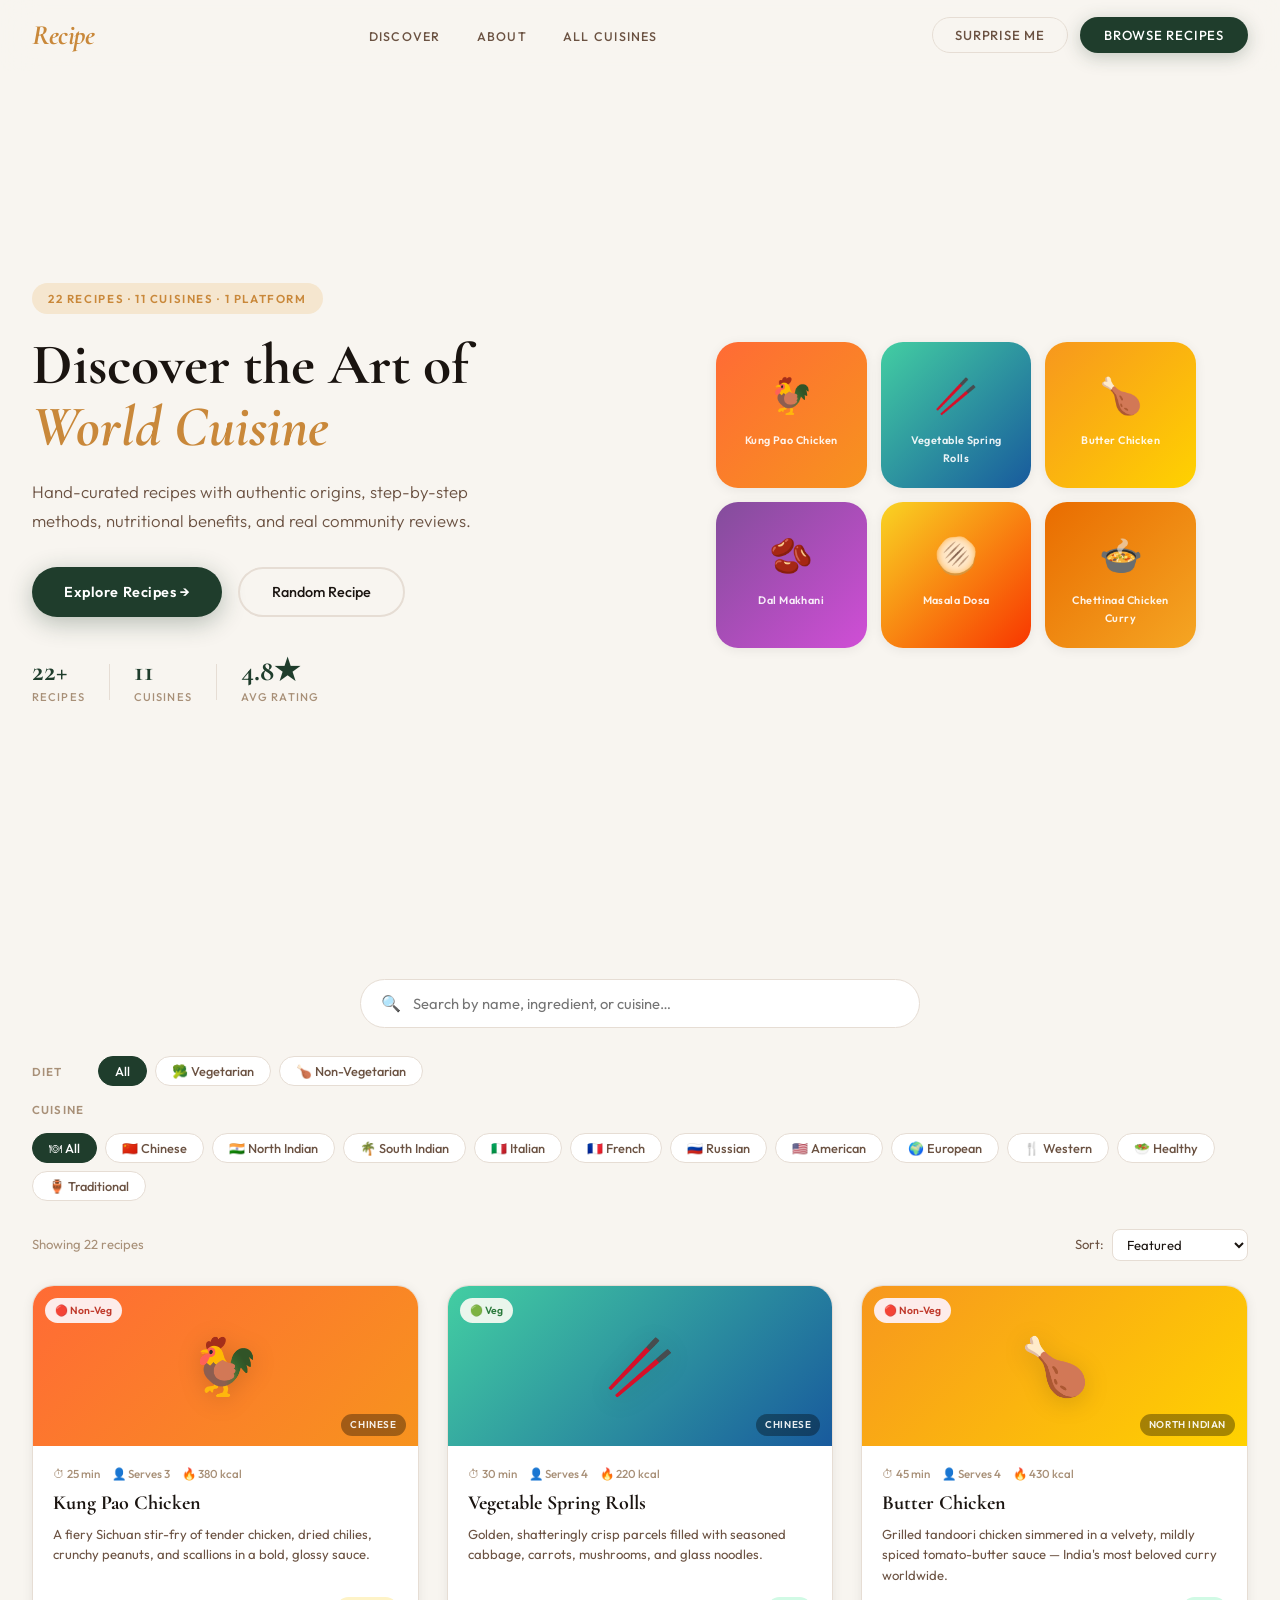
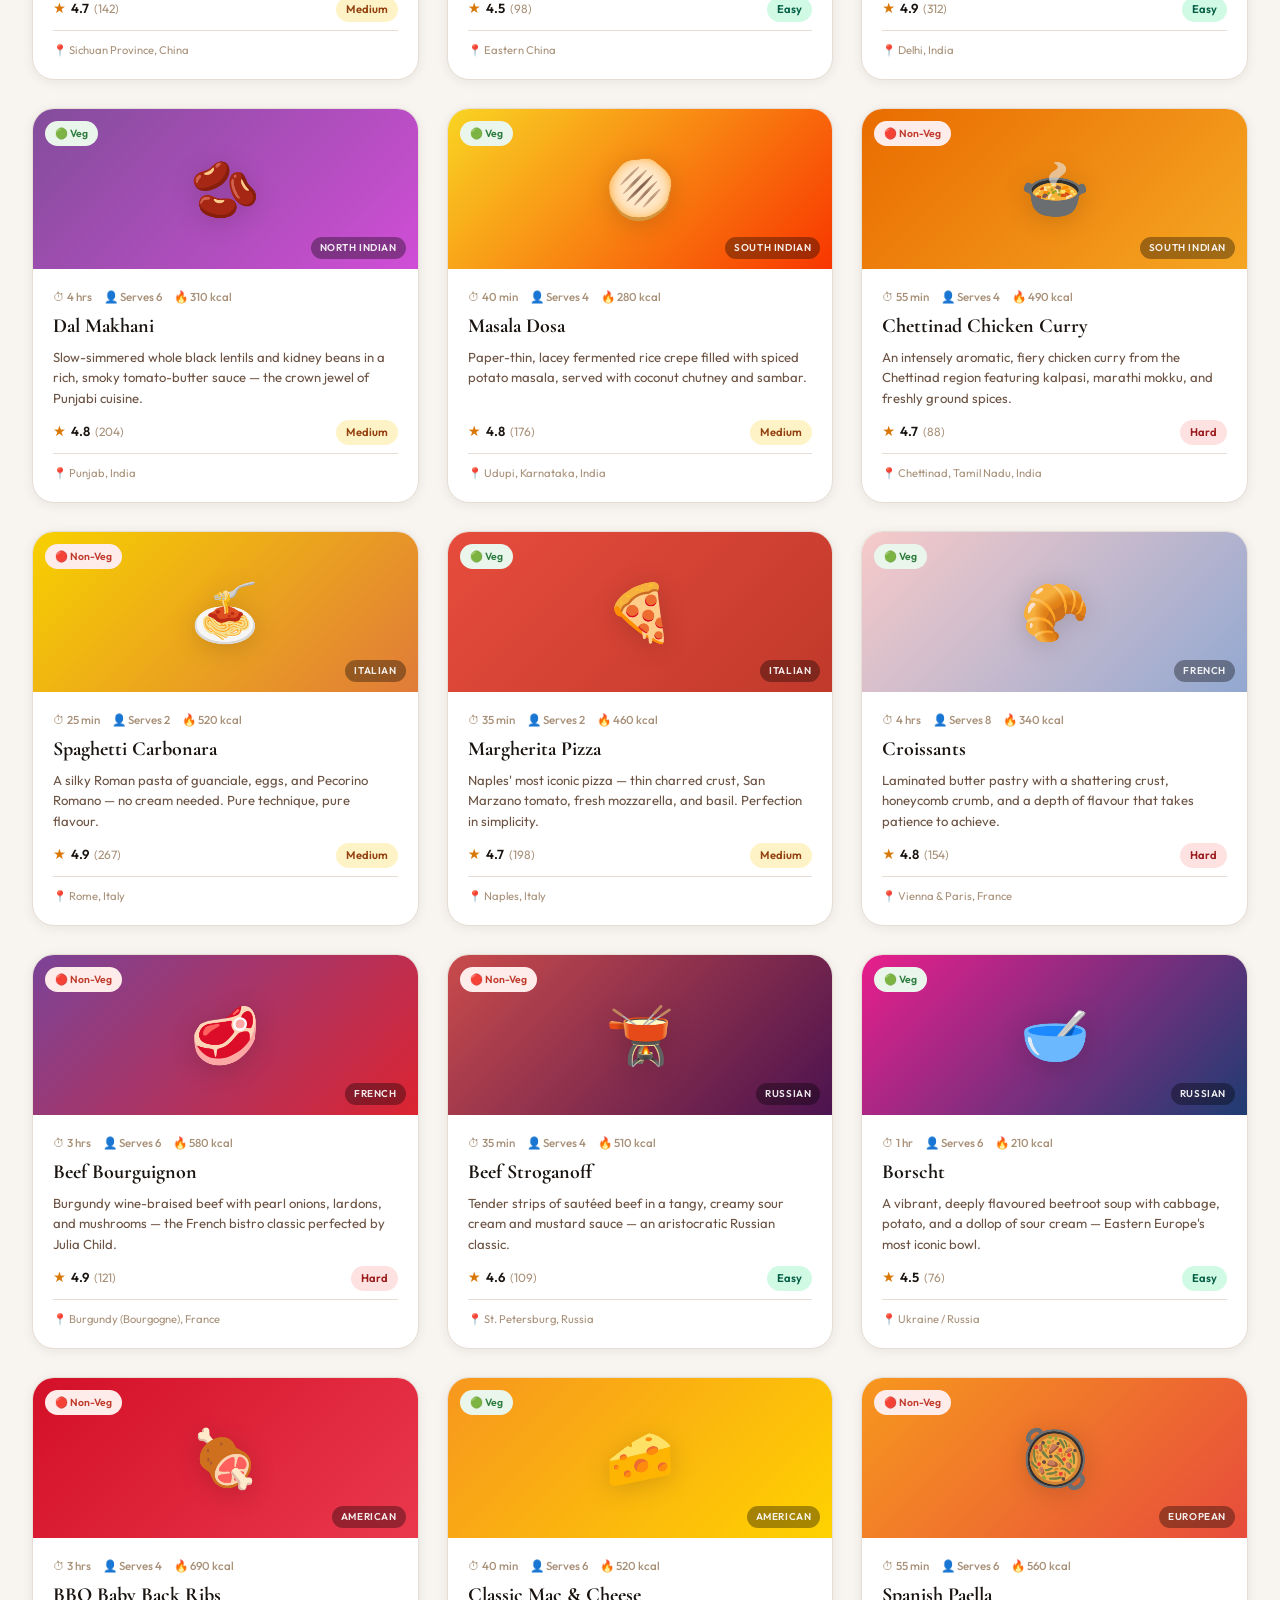
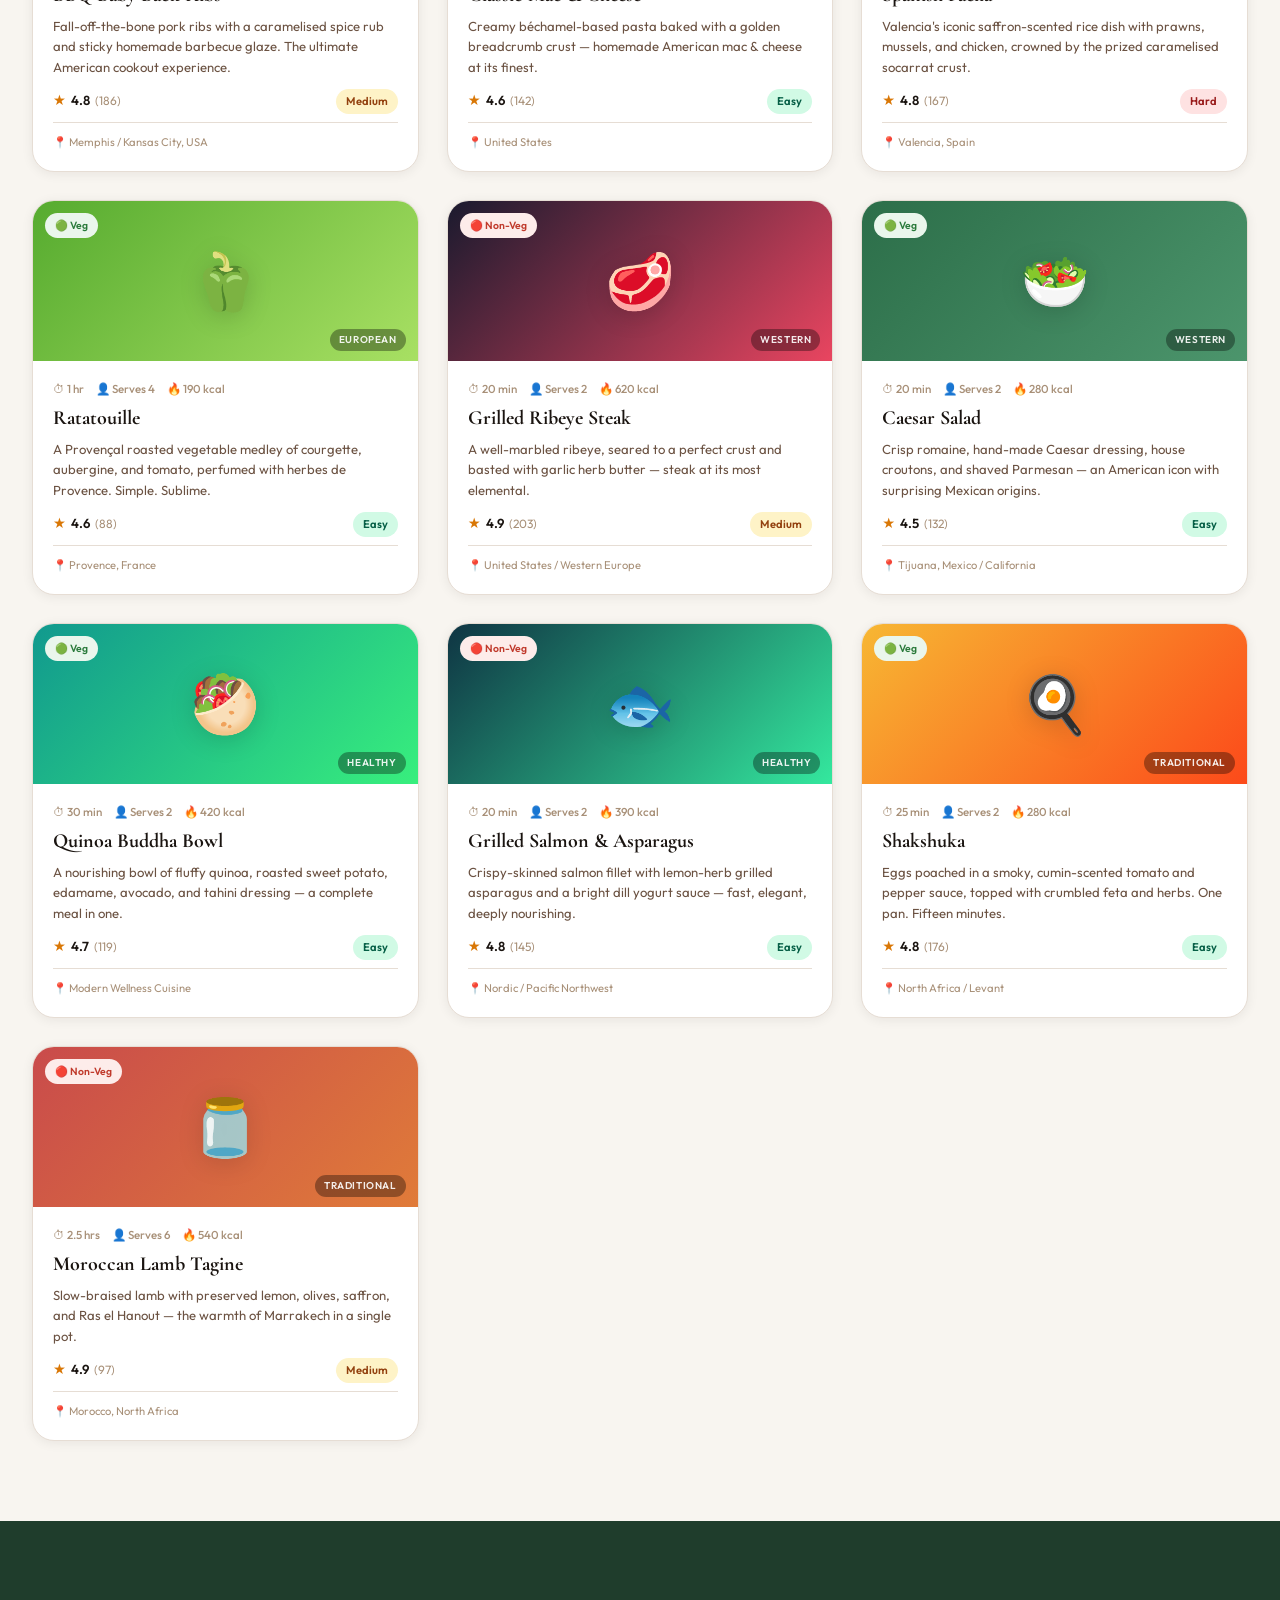
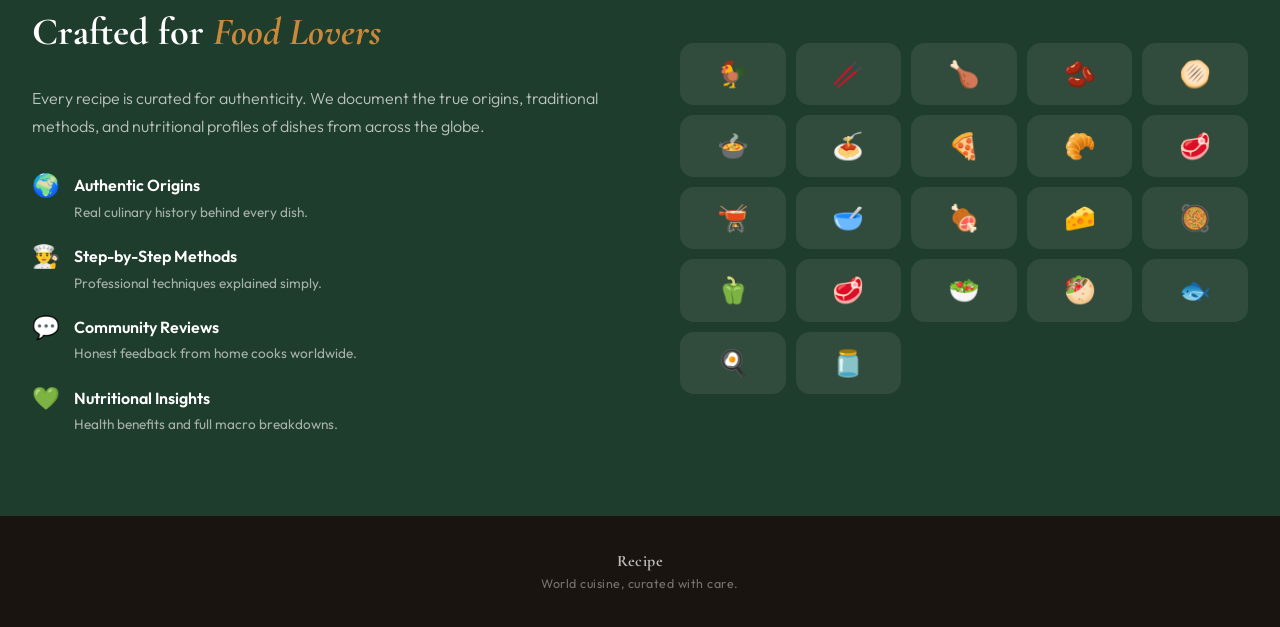
<file: index.html>
<!DOCTYPE html>
<html lang="en">
<head>
  <meta charset="UTF-8">
  <meta name="viewport" content="width=device-width, initial-scale=1.0">
  <meta name="description" content="Recipe — World recipe discovery with authentic origins, ingredients, cooking methods, and community reviews.">
  <title>Recipe — World Recipe Discovery</title>
  <link rel="preconnect" href="https://fonts.googleapis.com">
  <link rel="preconnect" href="https://fonts.gstatic.com" crossorigin>
  <link href="https://fonts.googleapis.com/css2?family=Cormorant+Garamond:ital,wght@0,400;0,600;0,700;1,400;1,600&family=Outfit:wght@300;400;500;600&display=swap" rel="stylesheet">
  <link rel="stylesheet" href="styles.css">
</head>
<body>

  <!-- NAV -->
  <nav class="navbar" id="navbar">
    <div class="nav-inner">
      <a class="logo" href="#home"><em>Recipe</em></a>
      <ul class="nav-links">
        <li><a href="#discover">Discover</a></li>
        <li><a href="#about">About</a></li>
        <li><a href="#discover" onclick="App.resetFilters()">All Cuisines</a></li>
      </ul>
      <div class="nav-actions">
        <button class="btn-ghost" onclick="App.openRandom()">Surprise Me</button>
        <button class="btn-primary" onclick="document.getElementById('discover').scrollIntoView({ behavior:'smooth' })">Browse Recipes</button>
      </div>
    </div>
  </nav>

  <!-- HERO -->
  <section class="hero" id="home">
    <div class="hero-content">
      <span class="hero-eyebrow">22 Recipes · 11 Cuisines · 1 Platform</span>
      <h1>Discover the Art of<br><em>World Cuisine</em></h1>
      <p>Hand-curated recipes with authentic origins, step-by-step methods, nutritional benefits, and real community reviews.</p>
      <div class="hero-actions">
        <button class="btn-hero-primary" onclick="document.getElementById('discover').scrollIntoView({ behavior:'smooth' })">
          Explore Recipes <span>→</span>
        </button>
        <button class="btn-hero-ghost" onclick="App.openRandom()">Random Recipe</button>
      </div>
      <div class="hero-stats">
        <div class="hstat"><span class="hstat-n">22+</span><span class="hstat-l">Recipes</span></div>
        <div class="hstat-div"></div>
        <div class="hstat"><span class="hstat-n">11</span><span class="hstat-l">Cuisines</span></div>
        <div class="hstat-div"></div>
        <div class="hstat"><span class="hstat-n">4.8★</span><span class="hstat-l">Avg Rating</span></div>
      </div>
    </div>
    <div class="hero-visual" aria-hidden="true">
      <div class="hero-grid" id="heroGrid"></div>
    </div>
  </section>

  <!-- DISCOVER -->
  <section class="discover-section" id="discover">
    <div class="container">

      <!-- Search -->
      <div class="search-wrapper">
        <div class="search-box">
          <span class="search-icon">🔍</span>
          <input
            type="search"
            id="searchInput"
            placeholder="Search by name, ingredient, or cuisine…"
            oninput="App.filterRecipes()"
            autocomplete="off">
          <button class="search-clear" id="searchClear" onclick="App.clearSearch()" style="display:none">✕</button>
        </div>
      </div>

      <!-- Filters -->
      <div class="filter-section">
        <div class="filter-row">
          <span class="filter-label">Diet</span>
          <div class="filter-chips" id="dietChips">
            <button class="chip active"      data-diet="all"     onclick="App.setDiet(this)">All</button>
            <button class="chip veg-chip"    data-diet="veg"     onclick="App.setDiet(this)">🥦 Vegetarian</button>
            <button class="chip nonveg-chip" data-diet="non-veg" onclick="App.setDiet(this)">🍗 Non-Vegetarian</button>
          </div>
        </div>
        <div class="filter-row">
          <span class="filter-label">Cuisine</span>
          <div class="filter-chips" id="cuisineChips">
            <button class="chip active" data-cuisine="all"          onclick="App.setCuisine(this)">🍽 All</button>
            <button class="chip"        data-cuisine="Chinese"       onclick="App.setCuisine(this)">🇨🇳 Chinese</button>
            <button class="chip"        data-cuisine="North Indian"  onclick="App.setCuisine(this)">🇮🇳 North Indian</button>
            <button class="chip"        data-cuisine="South Indian"  onclick="App.setCuisine(this)">🌴 South Indian</button>
            <button class="chip"        data-cuisine="Italian"       onclick="App.setCuisine(this)">🇮🇹 Italian</button>
            <button class="chip"        data-cuisine="French"        onclick="App.setCuisine(this)">🇫🇷 French</button>
            <button class="chip"        data-cuisine="Russian"       onclick="App.setCuisine(this)">🇷🇺 Russian</button>
            <button class="chip"        data-cuisine="American"      onclick="App.setCuisine(this)">🇺🇸 American</button>
            <button class="chip"        data-cuisine="European"      onclick="App.setCuisine(this)">🌍 European</button>
            <button class="chip"        data-cuisine="Western"       onclick="App.setCuisine(this)">🍴 Western</button>
            <button class="chip"        data-cuisine="Healthy"       onclick="App.setCuisine(this)">🥗 Healthy</button>
            <button class="chip"        data-cuisine="Traditional"   onclick="App.setCuisine(this)">🏺 Traditional</button>
          </div>
        </div>
      </div>

      <!-- Results bar -->
      <div class="results-bar">
        <span id="resultsCount">Showing 22 recipes</span>
        <div class="sort-row">
          <label for="sortSelect">Sort:</label>
          <select id="sortSelect" onchange="App.filterRecipes()">
            <option value="default">Featured</option>
            <option value="rating">Highest Rated</option>
            <option value="time">Quickest First</option>
            <option value="calories">Lowest Calories</option>
          </select>
        </div>
      </div>

      <!-- Grid -->
      <div class="recipe-grid" id="recipeGrid"></div>

      <!-- Empty state -->
      <div class="no-results" id="noResults" style="display:none">
        <span>🔍</span>
        <h3>No recipes found</h3>
        <p>Try adjusting your filters or search term.</p>
        <button class="btn-primary" onclick="App.resetFilters()">Reset Filters</button>
      </div>

    </div>
  </section>

  <!-- ABOUT -->
  <section class="about-strip" id="about">
    <div class="container about-inner">
      <div class="about-text">
        <h2>Crafted for <em>Food Lovers</em></h2>
        <p>Every recipe is curated for authenticity. We document the true origins, traditional methods, and nutritional profiles of dishes from across the globe.</p>
        <div class="about-points">
          <div class="ap"><span>🌍</span><div><strong>Authentic Origins</strong><p>Real culinary history behind every dish.</p></div></div>
          <div class="ap"><span>👨‍🍳</span><div><strong>Step-by-Step Methods</strong><p>Professional techniques explained simply.</p></div></div>
          <div class="ap"><span>💬</span><div><strong>Community Reviews</strong><p>Honest feedback from home cooks worldwide.</p></div></div>
          <div class="ap"><span>💚</span><div><strong>Nutritional Insights</strong><p>Health benefits and full macro breakdowns.</p></div></div>
        </div>
      </div>
      <div class="about-emojis" aria-hidden="true">
        <div class="emoji-mosaic" id="emojiMosaic"></div>
      </div>
    </div>
  </section>

  <footer>
    <strong>Recipe</strong><br>
    World cuisine, curated with care.
  </footer>

  <!-- MODAL -->
  <div class="overlay" id="overlay" role="dialog" aria-modal="true" aria-label="Recipe detail">
    <div class="modal" id="modal">
      <div id="modalInner"></div>
    </div>
  </div>

  <!-- TOAST -->
  <div class="toast" id="toast" role="alert" aria-live="assertive"></div>

  <!-- Scripts: data must load first -->
  <script src="data.js"></script>
  <script src="reviews.js"></script>
  <script src="app.js"></script>

</body>
</html>
</file>
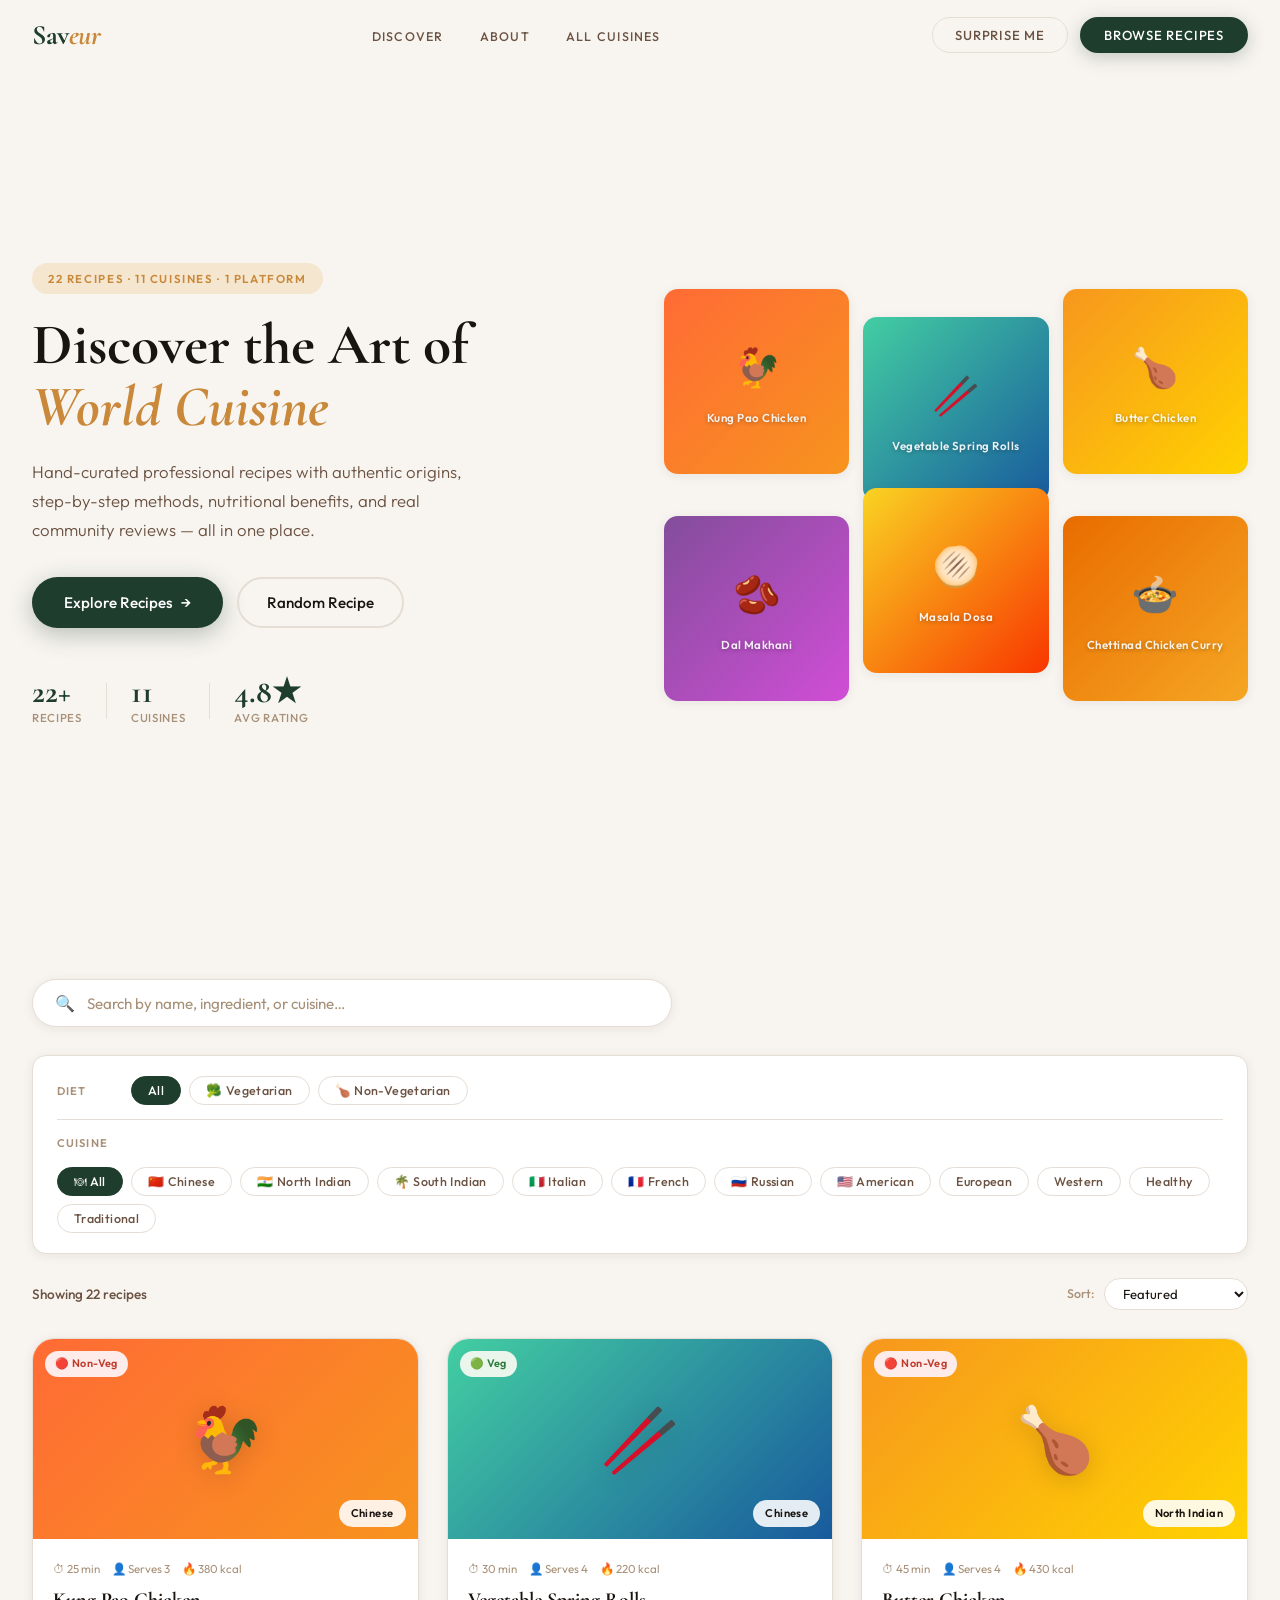
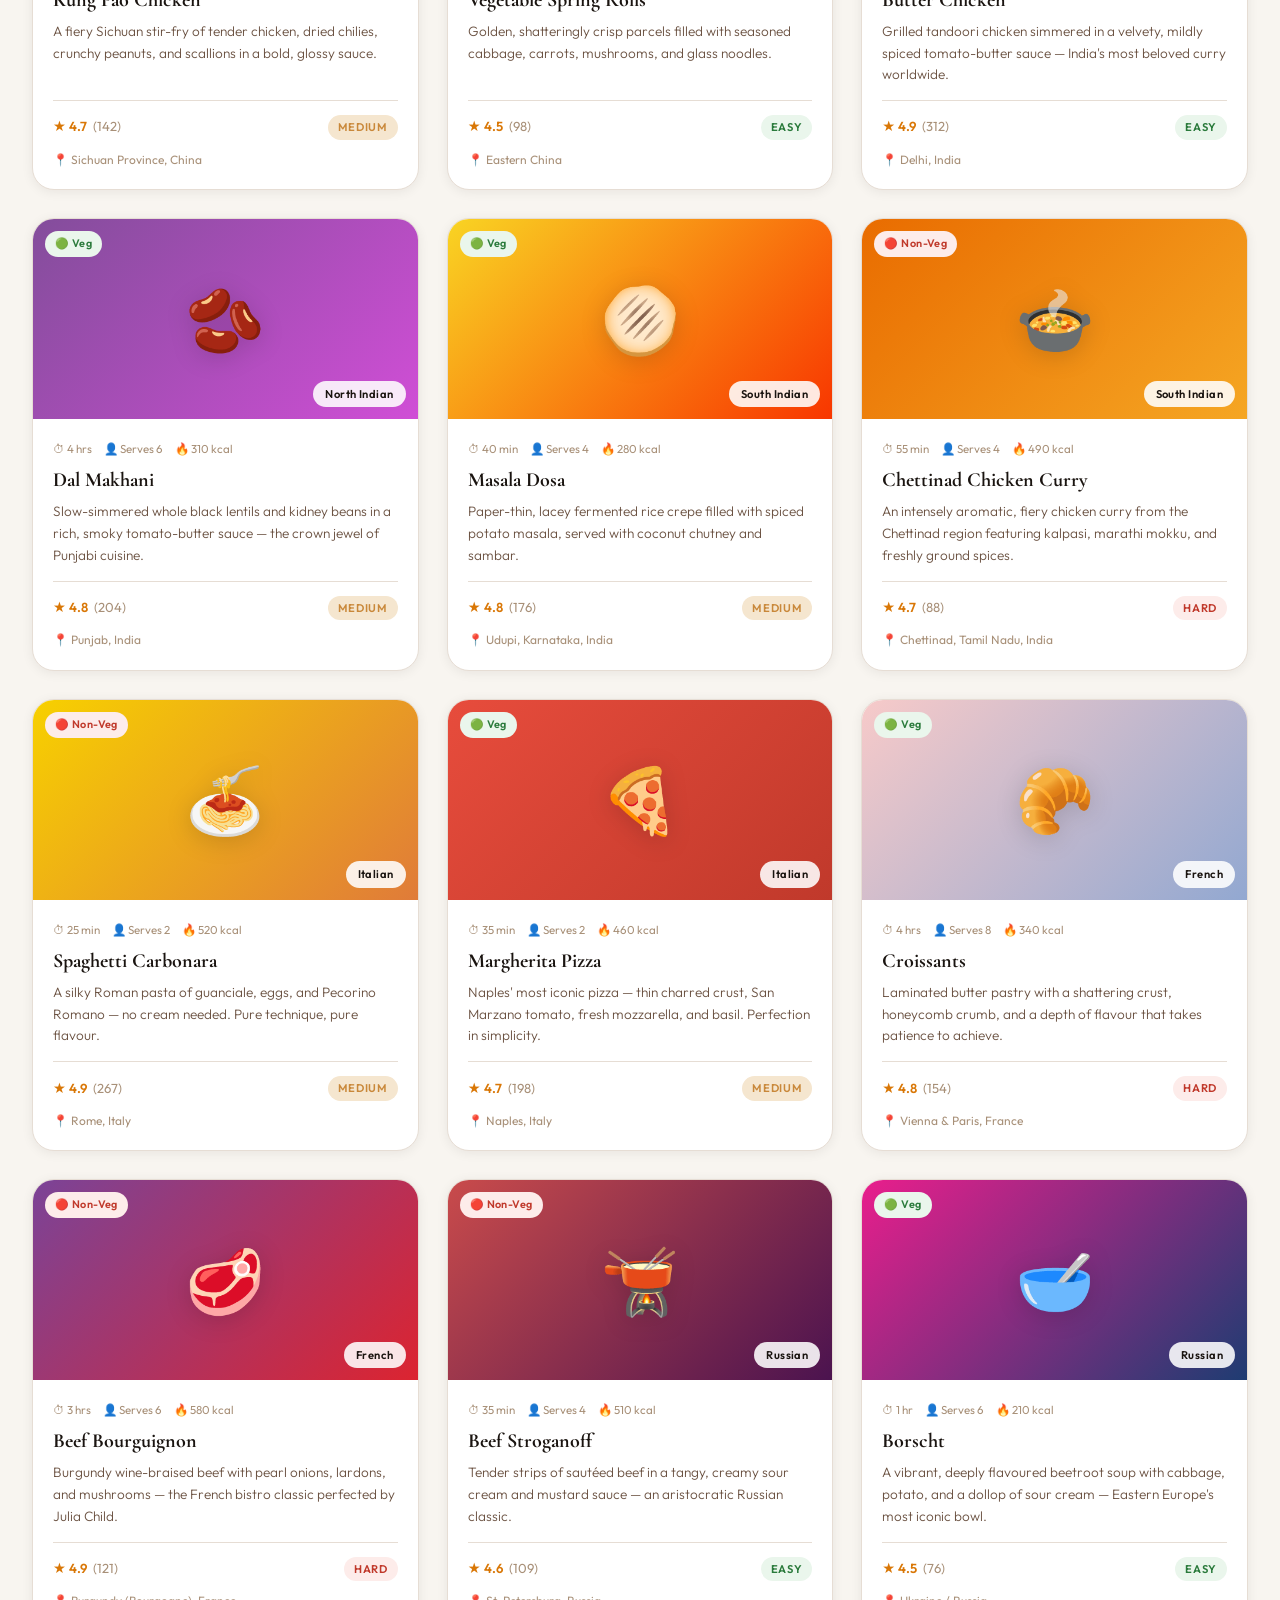
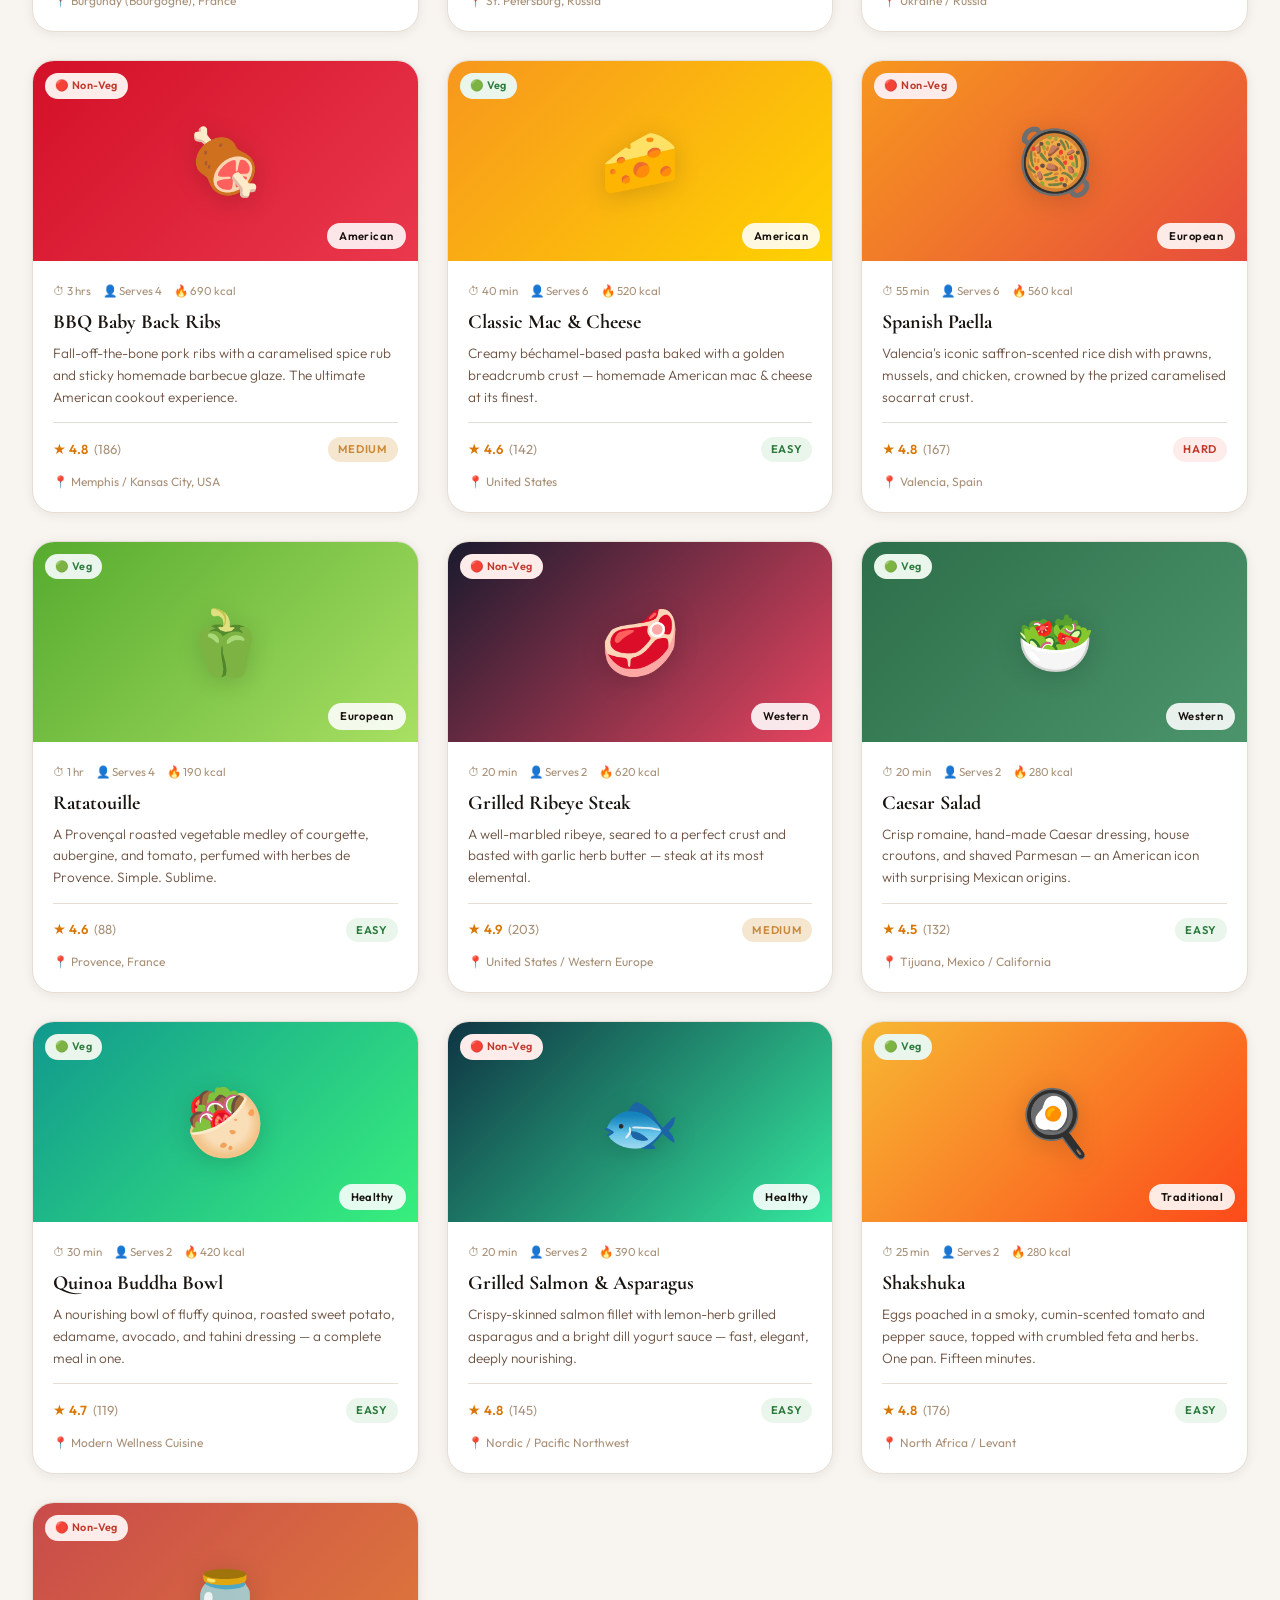
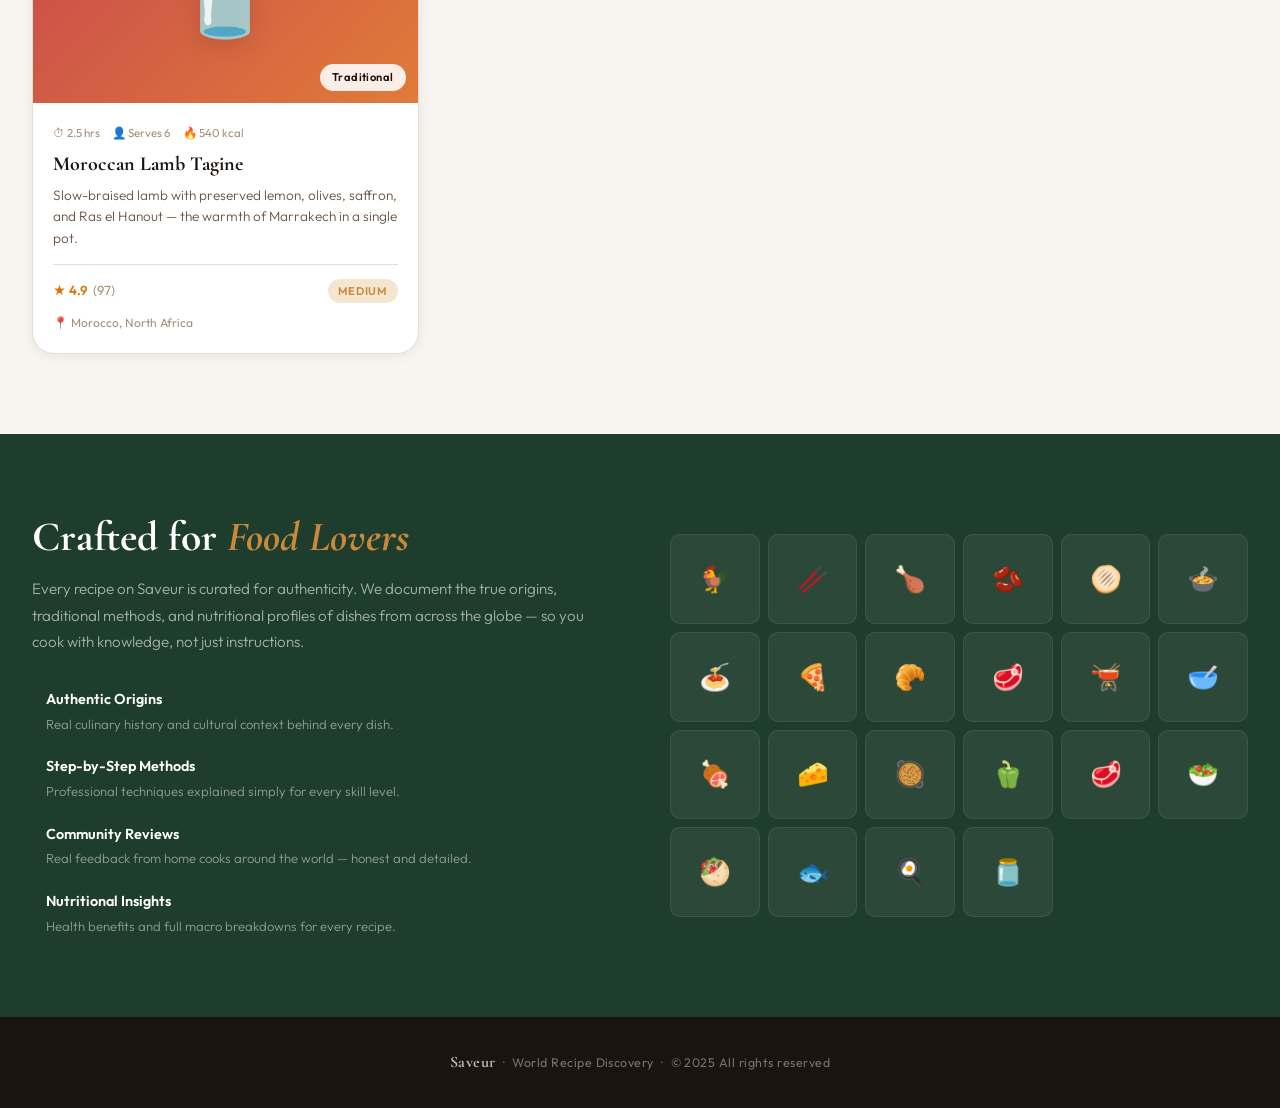
<file: srccode/frontend/index.html>
<!DOCTYPE html>
<html lang="en">
<head>
  <meta charset="UTF-8">
  <meta name="viewport" content="width=device-width, initial-scale=1.0">
  <meta name="description" content="Saveur — Professional recipe discovery with authentic origins, ingredients, cooking methods, health benefits, and community reviews.">
  <title>Saveur — World Recipe Discovery</title>

  <!-- ── Google Fonts ───────────────────────────────────── -->
  <link rel="preconnect" href="https://fonts.googleapis.com">
  <link rel="preconnect" href="https://fonts.gstatic.com" crossorigin>
  <link href="https://fonts.googleapis.com/css2?family=Cormorant+Garamond:ital,wght@0,400;0,600;0,700;1,400;1,600&family=Outfit:wght@300;400;500;600&display=swap" rel="stylesheet">

  <!-- ── Stylesheet ─────────────────────────────────────── -->
  <link rel="stylesheet" href="styles.css">
</head>
<body>

  <!-- ════════════════════════════════════════════════════
       NAVIGATION
  ════════════════════════════════════════════════════ -->
  <nav class="navbar" id="navbar" role="navigation" aria-label="Main navigation">
    <div class="nav-inner">
      <a class="logo" href="#home" aria-label="Saveur home">Sav<em>eur</em></a>

      <ul class="nav-links" role="list">
        <li><a href="#discover">Discover</a></li>
        <li><a href="#about">About</a></li>
        <li><a href="#discover" onclick="App.resetFilters()">All Cuisines</a></li>
      </ul>

      <div class="nav-actions">
        <button class="btn-ghost" onclick="App.openRandom()" aria-label="Open a random recipe">
           Surprise Me
        </button>
        <button class="btn-primary"
          onclick="document.getElementById('discover').scrollIntoView({behavior:'smooth'})"
          aria-label="Browse recipes">
          Browse Recipes
        </button>
      </div>
    </div>
  </nav>

  <!-- ════════════════════════════════════════════════════
       HERO
  ════════════════════════════════════════════════════ -->
  <section class="hero" id="home" aria-label="Hero section">
    <div class="hero-content">
      <span class="hero-eyebrow"> 22 Recipes · 11 Cuisines · 1 Platform</span>

      <h1>
        Discover the Art of<br>
        <em>World Cuisine</em>
      </h1>

      <p>
        Hand-curated professional recipes with authentic origins, step-by-step
        methods, nutritional benefits, and real community reviews — all in one place.
      </p>

      <div class="hero-actions">
        <button class="btn-hero-primary"
          onclick="document.getElementById('discover').scrollIntoView({behavior:'smooth'})">
          Explore Recipes <span aria-hidden="true">→</span>
        </button>
        <button class="btn-hero-ghost" onclick="App.openRandom()">
          Random Recipe 
        </button>
      </div>

      <div class="hero-stats" role="list" aria-label="Site statistics">
        <div class="hstat" role="listitem">
          <span class="hstat-n">22+</span>
          <span class="hstat-l">Recipes</span>
        </div>
        <div class="hstat-div" aria-hidden="true"></div>
        <div class="hstat" role="listitem">
          <span class="hstat-n">11</span>
          <span class="hstat-l">Cuisines</span>
        </div>
        <div class="hstat-div" aria-hidden="true"></div>
        <div class="hstat" role="listitem">
          <span class="hstat-n">4.8★</span>
          <span class="hstat-l">Avg Rating</span>
        </div>
      </div>
    </div>

    <!-- Animated card grid (populated by app.js) -->
    <div class="hero-visual" aria-hidden="true">
      <div class="hero-grid" id="heroGrid"></div>
    </div>
  </section>

  <!-- ════════════════════════════════════════════════════
       DISCOVER (Search + Filters + Grid)
  ════════════════════════════════════════════════════ -->
  <section class="discover-section" id="discover" aria-label="Recipe discovery">
    <div class="container">

      <!-- Search bar -->
      <div class="search-wrapper" role="search">
        <div class="search-box">
          <span class="search-icon" aria-hidden="true">🔍</span>
          <input
            type="search"
            id="searchInput"
            placeholder="Search by name, ingredient, or cuisine…"
            aria-label="Search recipes"
            oninput="App.filterRecipes()"
            autocomplete="off">
          <button
            class="search-clear"
            id="searchClear"
            onclick="App.clearSearch()"
            aria-label="Clear search"
            style="display:none">✕</button>
        </div>
      </div>

      <!-- Filter panel -->
      <div class="filter-section" role="group" aria-label="Recipe filters">

        <!-- Diet filter -->
        <div class="filter-row">
          <span class="filter-label" id="diet-label">Diet</span>
          <div class="filter-chips" id="dietChips" role="group" aria-labelledby="diet-label">
            <button class="chip active"      data-diet="all"     onclick="App.setDiet(this)"   aria-pressed="true">All</button>
            <button class="chip veg-chip"    data-diet="veg"     onclick="App.setDiet(this)"   aria-pressed="false">🥦 Vegetarian</button>
            <button class="chip nonveg-chip" data-diet="non-veg" onclick="App.setDiet(this)"   aria-pressed="false">🍗 Non-Vegetarian</button>
          </div>
        </div>

        <!-- Cuisine filter -->
        <div class="filter-row">
          <span class="filter-label" id="cuisine-label">Cuisine</span>
          <div class="filter-chips" id="cuisineChips" role="group" aria-labelledby="cuisine-label">
            <button class="chip active" data-cuisine="all"         onclick="App.setCuisine(this)" aria-pressed="true">🍽 All</button>
            <button class="chip"        data-cuisine="Chinese"      onclick="App.setCuisine(this)">🇨🇳 Chinese</button>
            <button class="chip"        data-cuisine="North Indian" onclick="App.setCuisine(this)">🇮🇳 North Indian</button>
            <button class="chip"        data-cuisine="South Indian" onclick="App.setCuisine(this)">🌴 South Indian</button>
            <button class="chip"        data-cuisine="Italian"      onclick="App.setCuisine(this)">🇮🇹 Italian</button>
            <button class="chip"        data-cuisine="French"       onclick="App.setCuisine(this)">🇫🇷 French</button>
            <button class="chip"        data-cuisine="Russian"      onclick="App.setCuisine(this)">🇷🇺 Russian</button>
            <button class="chip"        data-cuisine="American"     onclick="App.setCuisine(this)">🇺🇸 American</button>
            <button class="chip"        data-cuisine="European"     onclick="App.setCuisine(this)"> European</button>
            <button class="chip"        data-cuisine="Western"      onclick="App.setCuisine(this)"> Western</button>
            <button class="chip"        data-cuisine="Healthy"      onclick="App.setCuisine(this)"> Healthy</button>
            <button class="chip"        data-cuisine="Traditional"  onclick="App.setCuisine(this)"> Traditional</button>
          </div>
        </div>

      </div><!-- /filter-section -->

      <!-- Results bar -->
      <div class="results-bar">
        <span id="resultsCount" aria-live="polite">Showing 22 recipes</span>
        <div class="sort-row">
          <label for="sortSelect">Sort:</label>
          <select id="sortSelect" onchange="App.filterRecipes()" aria-label="Sort recipes">
            <option value="default"> Featured</option>
            <option value="rating"> Highest Rated</option>
            <option value="time"> Quickest First</option>
            <option value="calories"> Lowest Calories</option>
          </select>
        </div>
      </div>

      <!-- Recipe grid (populated by app.js) -->
      <div class="recipe-grid" id="recipeGrid" role="list" aria-label="Recipe cards"></div>

      <!-- No results state -->
      <div class="no-results" id="noResults" style="display:none" role="status" aria-live="polite">
        <span aria-hidden="true"></span>
        <h3>No recipes found</h3>
        <p>Try adjusting your filters or search term.</p>
        <button class="btn-primary" onclick="App.resetFilters()">Reset Filters</button>
      </div>

    </div><!-- /container -->
  </section>

  <!-- ════════════════════════════════════════════════════
       ABOUT STRIP
  ════════════════════════════════════════════════════ -->
  <section class="about-strip" id="about" aria-label="About Saveur">
    <div class="container about-inner">
      <div class="about-text">
        <h2>Crafted for <em>Food Lovers</em></h2>
        <p>
          Every recipe on Saveur is curated for authenticity. We document the true origins,
          traditional methods, and nutritional profiles of dishes from across the globe —
          so you cook with knowledge, not just instructions.
        </p>
        <div class="about-points" role="list">
          <div class="ap" role="listitem">
            <span aria-hidden="true"></span>
            <div>
              <strong>Authentic Origins</strong>
              <p>Real culinary history and cultural context behind every dish.</p>
            </div>
          </div>
          <div class="ap" role="listitem">
            <span aria-hidden="true"></span>
            <div>
              <strong>Step-by-Step Methods</strong>
              <p>Professional techniques explained simply for every skill level.</p>
            </div>
          </div>
          <div class="ap" role="listitem">
            <span aria-hidden="true"></span>
            <div>
              <strong>Community Reviews</strong>
              <p>Real feedback from home cooks around the world — honest and detailed.</p>
            </div>
          </div>
          <div class="ap" role="listitem">
            <span aria-hidden="true"></span>
            <div>
              <strong>Nutritional Insights</strong>
              <p>Health benefits and full macro breakdowns for every recipe.</p>
            </div>
          </div>
        </div>
      </div>

      <!-- Emoji mosaic (populated by app.js) -->
      <div class="about-emojis" aria-hidden="true">
        <div class="emoji-mosaic" id="emojiMosaic"></div>
      </div>
    </div>
  </section>

  <!-- ════════════════════════════════════════════════════
       FOOTER
  ════════════════════════════════════════════════════ -->
  <footer role="contentinfo">
    <strong>Saveur</strong> &nbsp;·&nbsp;
    World Recipe Discovery &nbsp;·&nbsp;
    <span>© 2025 All rights reserved</span>
  </footer>

  <!-- ════════════════════════════════════════════════════
       RECIPE MODAL OVERLAY
  ════════════════════════════════════════════════════ -->
  <div class="overlay" id="overlay" role="dialog" aria-modal="true" aria-label="Recipe detail">
    <div class="modal" id="modal">
      <div id="modalInner"></div>
    </div>
  </div>

  <!-- Toast notification -->
  <div class="toast" id="toast" role="alert" aria-live="assertive"></div>

  <!-- ════════════════════════════════════════════════════
       SCRIPTS  (order matters: data → reviews → app)
  ════════════════════════════════════════════════════ -->
  <script src="data.js"></script>
  <script src="reviews.js"></script>
  <script src="app.js"></script>

</body>
</html>
</file>
<file: styles.css>
/* styles.css — Recipe App | Forest Green + Amber + Warm White */

@import url('https://fonts.googleapis.com/css2?family=Cormorant+Garamond:ital,wght@0,400;0,600;0,700;1,400;1,600&family=Outfit:wght@300;400;500;600&display=swap');

*, *::before, *::after { box-sizing: border-box; margin: 0; padding: 0; }

:root {
  --bg:         #f8f5f0;
  --surface:    #ffffff;
  --border:     #e6ddd4;
  --text:       #1a1410;
  --text-mid:   #6b5242;
  --text-light: #a89078;
  --primary:    #1f3d2c;
  --primary-lt: #2e5c40;
  --accent:     #c9883a;
  --accent-lt:  #f5e6cf;
  --veg:        #2a7a3b;
  --veg-bg:     #eaf6ec;
  --nonveg:     #c0392b;
  --nonveg-bg:  #fdecea;
  --amber:      #d97706;
  --success:    #16a34a;
  --overlay:    rgba(10,8,5,.7);
  --ff-head:    'Cormorant Garamond', Georgia, serif;
  --ff-body:    'Outfit', system-ui, sans-serif;
  --radius-sm:  8px;
  --radius:     14px;
  --radius-lg:  22px;
  --shadow-sm:  0 2px 12px rgba(30,16,8,.07);
  --shadow:     0 8px 36px rgba(30,16,8,.11);
  --shadow-lg:  0 24px 64px rgba(30,16,8,.18);
}

html { scroll-behavior: smooth; font-size: 16px; }
body { background: var(--bg); color: var(--text); font-family: var(--ff-body); font-weight: 400; line-height: 1.65; -webkit-font-smoothing: antialiased; }
img  { max-width: 100%; display: block; }
a    { text-decoration: none; }
ul   { list-style: none; }
button { font-family: var(--ff-body); cursor: pointer; }

::-webkit-scrollbar       { width: 6px; }
::-webkit-scrollbar-track { background: var(--bg); }
::-webkit-scrollbar-thumb { background: var(--border); border-radius: 6px; }
::-webkit-scrollbar-thumb:hover { background: var(--text-light); }

/* ── NAVBAR ── */
.navbar {
  position: sticky; top: 0; z-index: 500;
  background: rgba(248,245,240,.88);
  backdrop-filter: blur(18px);
  border-bottom: 1px solid transparent;
  transition: border-color .3s, box-shadow .3s;
}
.navbar.scrolled { border-color: var(--border); box-shadow: var(--shadow-sm); }
.nav-inner {
  max-width: 1320px; margin: 0 auto;
  display: flex; align-items: center; justify-content: space-between;
  padding: 0 32px; height: 70px;
}
.logo { font-family: var(--ff-head); font-size: 1.75rem; font-weight: 700; color: var(--primary); letter-spacing: -.5px; }
.logo em { color: var(--accent); font-style: italic; }
.nav-links { display: flex; gap: 36px; }
.nav-links a { font-size: .78rem; font-weight: 500; letter-spacing: .1em; text-transform: uppercase; color: var(--text-mid); transition: color .2s; }
.nav-links a:hover { color: var(--primary); }
.nav-actions { display: flex; gap: 12px; align-items: center; }

/* ── BUTTONS ── */
.btn-primary {
  background: var(--primary); color: #fff;
  border: none; border-radius: 50px; padding: 10px 24px;
  font-size: .82rem; font-weight: 500; letter-spacing: .06em; text-transform: uppercase;
  transition: background .2s, transform .15s, box-shadow .2s;
  box-shadow: 0 4px 18px rgba(31,61,44,.25);
}
.btn-primary:hover { background: var(--primary-lt); transform: translateY(-2px); box-shadow: 0 8px 24px rgba(31,61,44,.3); }

.btn-ghost {
  background: transparent; color: var(--text-mid);
  border: 1.5px solid var(--border); border-radius: 50px; padding: 9px 22px;
  font-size: .82rem; font-weight: 500; letter-spacing: .06em; text-transform: uppercase;
  transition: all .2s;
}
.btn-ghost:hover { border-color: var(--primary); color: var(--primary); }

/* ── HERO ── */
.hero {
  min-height: 92vh; display: grid; grid-template-columns: 1fr 1fr;
  align-items: center; gap: 48px;
  max-width: 1320px; margin: 0 auto; padding: 80px 32px 60px;
}
.hero-eyebrow {
  display: inline-block; background: var(--accent-lt); color: var(--accent);
  font-size: .72rem; font-weight: 600; letter-spacing: .14em; text-transform: uppercase;
  padding: 6px 16px; border-radius: 50px; margin-bottom: 20px;
}
.hero-content h1 {
  font-family: var(--ff-head); font-size: clamp(2.8rem,4.5vw,4.5rem);
  font-weight: 700; line-height: 1.08; margin-bottom: 18px;
}
.hero-content h1 em { color: var(--accent); font-style: italic; }
.hero-content > p { font-size: 1.05rem; color: var(--text-mid); font-weight: 300; max-width: 460px; margin-bottom: 32px; line-height: 1.75; }

.hero-actions { display: flex; gap: 16px; flex-wrap: wrap; margin-bottom: 40px; }
.btn-hero-primary {
  background: var(--primary); color: #fff;
  border: none; border-radius: 50px; padding: 14px 32px;
  font-size: .9rem; font-weight: 600; letter-spacing: .04em;
  transition: background .2s, transform .15s; box-shadow: 0 6px 24px rgba(31,61,44,.3);
}
.btn-hero-primary:hover { background: var(--primary-lt); transform: translateY(-2px); }
.btn-hero-ghost {
  background: transparent; color: var(--text);
  border: 2px solid var(--border); border-radius: 50px; padding: 14px 32px;
  font-size: .9rem; font-weight: 500; transition: all .2s;
}
.btn-hero-ghost:hover { border-color: var(--primary); color: var(--primary); }

.hero-stats { display: flex; align-items: center; gap: 24px; }
.hstat { display: flex; flex-direction: column; }
.hstat-n { font-family: var(--ff-head); font-size: 1.8rem; font-weight: 700; color: var(--primary); line-height: 1; }
.hstat-l { font-size: .7rem; font-weight: 500; letter-spacing: .1em; text-transform: uppercase; color: var(--text-light); margin-top: 2px; }
.hstat-div { width: 1px; height: 36px; background: var(--border); }

/* ── HERO GRID ── */
.hero-visual { display: flex; align-items: center; justify-content: center; }
.hero-grid { display: grid; grid-template-columns: repeat(3,1fr); gap: 14px; width: 100%; max-width: 480px; }
.hgrid-card {
  border-radius: var(--radius-lg); padding: 24px 16px 20px;
  display: flex; flex-direction: column; align-items: center; gap: 8px;
  cursor: pointer; transition: transform .25s, box-shadow .25s;
  box-shadow: var(--shadow-sm);
}
.hgrid-card:hover { transform: translateY(-6px) scale(1.04); box-shadow: var(--shadow-lg); }
.hgrid-emoji { font-size: 2.2rem; }
.hgrid-name  { font-size: .68rem; font-weight: 600; color: rgba(255,255,255,.9); text-align: center; letter-spacing: .04em; }

/* ── DISCOVER SECTION ── */
.discover-section { padding: 80px 0; }
.container { max-width: 1320px; margin: 0 auto; padding: 0 32px; }

/* Search */
.search-wrapper { margin-bottom: 28px; }
.search-box {
  display: flex; align-items: center; gap: 12px;
  background: var(--surface); border: 1.5px solid var(--border); border-radius: 50px;
  padding: 0 20px; max-width: 560px; margin: 0 auto;
  transition: border-color .2s, box-shadow .2s;
}
.search-box:focus-within { border-color: var(--primary); box-shadow: 0 0 0 3px rgba(31,61,44,.1); }
.search-box input {
  flex: 1; border: none; background: transparent; padding: 14px 0;
  font-size: .92rem; font-family: var(--ff-body); color: var(--text); outline: none;
}
.search-clear { background: none; border: none; font-size: 1rem; color: var(--text-light); display: flex; align-items: center; }
.search-clear:hover { color: var(--text); }

/* Filters */
.filter-section { display: flex; flex-direction: column; gap: 14px; margin-bottom: 28px; }
.filter-row { display: flex; align-items: center; gap: 14px; flex-wrap: wrap; }
.filter-label { font-size: .72rem; font-weight: 600; letter-spacing: .1em; text-transform: uppercase; color: var(--text-light); min-width: 52px; }
.filter-chips { display: flex; flex-wrap: wrap; gap: 8px; }
.chip {
  background: var(--surface); border: 1.5px solid var(--border); border-radius: 50px;
  padding: 6px 16px; font-size: .8rem; font-weight: 500; color: var(--text-mid);
  cursor: pointer; transition: all .18s;
}
.chip:hover  { border-color: var(--primary); color: var(--primary); }
.chip.active { background: var(--primary); border-color: var(--primary); color: #fff; }
.veg-chip.active    { background: var(--veg);   border-color: var(--veg); }
.nonveg-chip.active { background: var(--nonveg); border-color: var(--nonveg); }

/* Results bar */
.results-bar { display: flex; align-items: center; justify-content: space-between; margin-bottom: 24px; }
.results-bar span { font-size: .82rem; color: var(--text-light); }
.sort-row { display: flex; align-items: center; gap: 8px; font-size: .82rem; color: var(--text-mid); }
.sort-row select {
  border: 1.5px solid var(--border); border-radius: 8px; padding: 6px 10px;
  font-size: .82rem; font-family: var(--ff-body); color: var(--text); background: var(--surface); cursor: pointer;
}

/* ── RECIPE GRID ── */
.recipe-grid { display: grid; grid-template-columns: repeat(auto-fill,minmax(300px,1fr)); gap: 28px; }

/* ── RECIPE CARD ── */
.recipe-card {
  background: var(--surface); border-radius: var(--radius-lg); overflow: hidden;
  box-shadow: var(--shadow-sm); cursor: pointer; display: flex; flex-direction: column;
  transition: transform .28s cubic-bezier(.25,.46,.45,.94), box-shadow .28s;
  border: 1px solid var(--border); outline: none;
}
.recipe-card:hover { transform: translateY(-8px); box-shadow: var(--shadow-lg); }
.card-thumb {
  height: 160px; display: flex; align-items: center; justify-content: center;
  position: relative; overflow: hidden;
}
.card-emoji { font-size: 3.5rem; filter: drop-shadow(0 4px 12px rgba(0,0,0,.15)); }
.diet-badge {
  position: absolute; top: 12px; left: 12px;
  font-size: .65rem; font-weight: 600; padding: 4px 10px; border-radius: 50px;
}
.diet-badge.veg    { background: var(--veg-bg);    color: var(--veg); }
.diet-badge.nonveg { background: var(--nonveg-bg); color: var(--nonveg); }
.diet-badge.large  { font-size: .72rem; padding: 5px 14px; }
.card-cuisine {
  position: absolute; bottom: 10px; right: 12px;
  background: rgba(0,0,0,.35); color: rgba(255,255,255,.9);
  font-size: .62rem; font-weight: 600; padding: 3px 9px; border-radius: 50px;
  letter-spacing: .06em; text-transform: uppercase;
}
.card-content { padding: 18px 20px 20px; flex: 1; display: flex; flex-direction: column; gap: 8px; }
.card-meta { display: flex; gap: 12px; font-size: .72rem; color: var(--text-light); font-weight: 500; }
.recipe-card h3 { font-family: var(--ff-head); font-size: 1.25rem; font-weight: 700; color: var(--text); line-height: 1.25; }
.card-desc { font-size: .82rem; color: var(--text-mid); line-height: 1.55; flex: 1; }
.card-footer { display: flex; align-items: center; justify-content: space-between; margin-top: 4px; }
.card-rating { display: flex; align-items: center; gap: 5px; font-size: .82rem; font-weight: 600; color: var(--text); }
.stars { color: var(--amber); font-size: .9rem; }
.rating-count { color: var(--text-light); font-weight: 400; font-size: .75rem; }
.card-diff { font-size: .7rem; font-weight: 600; padding: 3px 10px; border-radius: 50px; }
.diff-easy   { background: #d1fae5; color: #065f46; }
.diff-medium { background: #fef3c7; color: #92400e; }
.diff-hard   { background: #fee2e2; color: #991b1b; }
.card-origin { font-size: .7rem; color: var(--text-light); border-top: 1px solid var(--border); padding-top: 10px; }

/* No results */
.no-results {
  display: flex; flex-direction: column; align-items: center; gap: 12px;
  padding: 80px 20px; text-align: center; color: var(--text-mid);
}
.no-results span { font-size: 3rem; }
.no-results h3 { font-family: var(--ff-head); font-size: 1.6rem; }

/* ── ABOUT STRIP ── */
.about-strip { background: var(--primary); padding: 80px 0; }
.about-inner { display: grid; grid-template-columns: 1fr 1fr; gap: 80px; align-items: center; }
.about-text h2 { font-family: var(--ff-head); font-size: clamp(2rem,3vw,3rem); font-weight: 700; color: #fff; margin-bottom: 20px; }
.about-text h2 em { color: var(--accent); font-style: italic; }
.about-text > p { color: rgba(255,255,255,.7); font-weight: 300; line-height: 1.75; margin-bottom: 32px; }
.about-points { display: flex; flex-direction: column; gap: 20px; }
.ap { display: flex; gap: 14px; align-items: flex-start; }
.ap > span { font-size: 1.4rem; line-height: 1; margin-top: 2px; }
.ap strong { display: block; color: #fff; font-weight: 600; margin-bottom: 2px; }
.ap p { color: rgba(255,255,255,.6); font-size: .85rem; }
.emoji-mosaic { display: grid; grid-template-columns: repeat(5,1fr); gap: 10px; }
.mosaic-item { font-size: 1.6rem; text-align: center; cursor: pointer; padding: 10px; border-radius: var(--radius); background: rgba(255,255,255,.08); transition: transform .2s, background .2s; }
.mosaic-item:hover { transform: scale(1.15); background: rgba(255,255,255,.15); }

/* ── FOOTER ── */
footer { background: var(--text); color: rgba(255,255,255,.4); padding: 32px; text-align: center; font-size: .78rem; letter-spacing: .04em; }
footer strong { color: rgba(255,255,255,.7); font-family: var(--ff-head); font-size: 1rem; }

/* ── MODAL ── */
.overlay {
  position: fixed; inset: 0; z-index: 1000;
  background: var(--overlay); display: flex; align-items: center; justify-content: center;
  opacity: 0; pointer-events: none; transition: opacity .3s;
}
.overlay.open { opacity: 1; pointer-events: all; }
.modal {
  background: var(--bg); border-radius: var(--radius-lg);
  width: min(700px,95vw); max-height: 90vh; overflow-y: auto;
  box-shadow: var(--shadow-lg);
  transform: scale(.96) translateY(16px); transition: transform .3s;
}
.overlay.open .modal { transform: scale(1) translateY(0); }

.modal-hero { height: 200px; display: flex; align-items: center; justify-content: center; position: relative; border-radius: var(--radius-lg) var(--radius-lg) 0 0; overflow: hidden; }
.modal-emoji { font-size: 5rem; filter: drop-shadow(0 8px 20px rgba(0,0,0,.2)); }
.modal-close {
  position: absolute; top: 16px; right: 16px;
  background: rgba(0,0,0,.3); color: #fff;
  border: none; border-radius: 50%; width: 36px; height: 36px;
  font-size: 1rem; display: flex; align-items: center; justify-content: center;
  transition: background .2s;
}
.modal-close:hover { background: rgba(0,0,0,.55); }

.modal-header { padding: 24px 28px 0; }
.modal-title-row { display: flex; align-items: center; gap: 14px; flex-wrap: wrap; margin-bottom: 16px; }
.modal-title-row h2 { font-family: var(--ff-head); font-size: 2rem; font-weight: 700; color: var(--text); }
.modal-chips { display: flex; flex-wrap: wrap; gap: 8px; margin-bottom: 20px; }
.mchip {
  background: var(--bg); border: 1px solid var(--border);
  border-radius: 50px; padding: 5px 12px; font-size: .75rem; font-weight: 500; color: var(--text-mid);
}
.mchip.red   { background: #fee2e2; color: #991b1b; border-color: #fee2e2; }
.mchip.green { background: var(--veg-bg); color: var(--veg); border-color: var(--veg-bg); }
.mchip.amber { background: #fef3c7; color: #92400e; border-color: #fef3c7; }

/* ── TABS ── */
.modal-tabs { display: flex; gap: 4px; padding: 0 28px; overflow-x: auto; border-bottom: 1px solid var(--border); }
.tab-btn {
  background: none; border: none; padding: 12px 16px;
  font-size: .82rem; font-weight: 500; color: var(--text-light);
  border-bottom: 2px solid transparent; white-space: nowrap;
  transition: color .2s, border-color .2s;
}
.tab-btn:hover  { color: var(--primary); }
.tab-btn.active { color: var(--primary); border-color: var(--primary); font-weight: 600; }
.tab-badge {
  display: inline-flex; align-items: center; justify-content: center;
  background: var(--primary); color: #fff;
  border-radius: 50px; min-width: 18px; height: 18px; font-size: .65rem; font-weight: 700;
  padding: 0 5px; margin-left: 4px; vertical-align: middle;
}

.modal-content { padding: 24px 28px 32px; }
.tab-desc  { font-size: .95rem; color: var(--text-mid); line-height: 1.7; margin-bottom: 24px; }
.tab-intro { font-size: .88rem; color: var(--text-mid); margin-bottom: 20px; }

/* Nutrition grid */
.nutrition-grid { display: grid; grid-template-columns: repeat(4,1fr); gap: 12px; margin-bottom: 24px; }
.ncard { background: var(--surface); border: 1px solid var(--border); border-radius: var(--radius); padding: 16px; text-align: center; }
.nval  { display: block; font-family: var(--ff-head); font-size: 1.4rem; font-weight: 700; color: var(--primary); }
.nlabel{ display: block; font-size: .7rem; font-weight: 500; letter-spacing: .06em; text-transform: uppercase; color: var(--text-light); margin-top: 2px; }

/* Origin block */
.origin-block { background: var(--surface); border: 1px solid var(--border); border-radius: var(--radius); padding: 20px; }
.origin-block h4 { font-family: var(--ff-head); font-size: 1.1rem; margin-bottom: 8px; color: var(--text); }
.origin-name { font-size: .78rem; font-weight: 600; color: var(--accent); letter-spacing: .06em; margin-bottom: 10px; }
.origin-block p { font-size: .88rem; color: var(--text-mid); line-height: 1.7; }

/* Ingredients */
.ingredients-list { list-style: none; display: flex; flex-direction: column; gap: 8px; }
.ing-item { display: flex; align-items: center; gap: 12px; background: var(--surface); border: 1px solid var(--border); border-radius: var(--radius-sm); padding: 12px 16px; }
.ing-num  { min-width: 24px; height: 24px; background: var(--primary); color: #fff; border-radius: 50%; font-size: .72rem; font-weight: 700; display: flex; align-items: center; justify-content: center; flex-shrink: 0; }
.ing-text { flex: 1; font-size: .9rem; color: var(--text); }
.ing-check { margin-left: auto; font-size: 1.1rem; cursor: pointer; color: var(--text-light); transition: color .2s; }
.ing-check:hover  { color: var(--veg); }
.ing-check.checked { color: var(--veg); }
.ing-check.checked::before { content: '●'; }

/* Steps */
.steps-list { list-style: none; display: flex; flex-direction: column; gap: 12px; }
.step-item { display: flex; gap: 16px; align-items: flex-start; }
.step-num  { min-width: 32px; height: 32px; background: var(--primary); color: #fff; border-radius: 50%; font-size: .78rem; font-weight: 700; display: flex; align-items: center; justify-content: center; flex-shrink: 0; margin-top: 2px; }
.step-text { font-size: .9rem; color: var(--text-mid); line-height: 1.65; }

/* Benefits */
.benefits-grid { display: grid; grid-template-columns: repeat(2,1fr); gap: 12px; margin-bottom: 20px; }
.benefit-card { background: var(--surface); border: 1px solid var(--border); border-radius: var(--radius); padding: 16px; display: flex; gap: 12px; align-items: flex-start; font-size: .88rem; color: var(--text-mid); line-height: 1.5; }
.benefit-icon { font-size: 1.3rem; flex-shrink: 0; }

/* ── REVIEWS ── */
.reviews-wrap { display: flex; flex-direction: column; gap: 32px; }
.review-form { background: var(--surface); border: 1px solid var(--border); border-radius: var(--radius-lg); padding: 28px; }
.rev-title { font-family: var(--ff-head); font-size: 1.5rem; font-weight: 700; margin-bottom: 22px; color: var(--text); }
.form-row.two-col { display: grid; grid-template-columns: 1fr 1fr; gap: 14px; }
.form-group { display: flex; flex-direction: column; gap: 6px; margin-bottom: 16px; }
.form-group label { font-size: .78rem; font-weight: 600; letter-spacing: .04em; text-transform: uppercase; color: var(--text-mid); }
.form-group input,
.form-group textarea,
.form-group select {
  background: var(--bg); border: 1.5px solid var(--border); border-radius: var(--radius-sm);
  padding: 10px 14px; font-size: .9rem; font-family: var(--ff-body); color: var(--text); outline: none;
  transition: border-color .2s;
}
.form-group input:focus,
.form-group textarea:focus,
.form-group select:focus { border-color: var(--primary); }
.form-group textarea { resize: vertical; }
.req { color: var(--nonveg); }
.char-count { font-size: .72rem; color: var(--text-light); text-align: right; margin-top: 2px; }

.star-picker { display: flex; align-items: center; gap: 4px; font-size: 1.6rem; margin-bottom: 4px; }
.star-input { cursor: pointer; color: var(--text-light); transition: color .15s, transform .1s; }
.star-input:hover { transform: scale(1.15); }

.rec-option {
  background: var(--bg); border: 1.5px solid var(--border); border-radius: 50px;
  padding: 7px 18px; font-size: .82rem; font-weight: 500; cursor: pointer;
  color: var(--text-mid); transition: all .18s;
}
.rec-option:hover      { border-color: var(--primary); color: var(--primary); }
.rec-option.rec-selected { background: var(--primary); border-color: var(--primary); color: #fff; }

.btn-submit-review {
  width: 100%; background: var(--primary); color: #fff;
  border: none; border-radius: var(--radius); padding: 14px;
  font-size: .9rem; font-weight: 600; letter-spacing: .04em;
  transition: background .2s, transform .15s;
  box-shadow: 0 4px 18px rgba(31,61,44,.25);
}
.btn-submit-review:hover { background: var(--primary-lt); transform: translateY(-2px); }

/* Review summary */
.review-summary { display: flex; gap: 24px; align-items: flex-start; background: var(--surface); border: 1px solid var(--border); border-radius: var(--radius); padding: 20px; }
.rev-avg { display: flex; flex-direction: column; align-items: center; gap: 4px; min-width: 90px; }
.avg-num  { font-family: var(--ff-head); font-size: 2.8rem; font-weight: 700; color: var(--primary); line-height: 1; }
.avg-stars { color: var(--amber); font-size: .95rem; letter-spacing: 2px; }
.avg-count { font-size: .72rem; color: var(--text-light); font-weight: 500; }
.rev-dist { flex: 1; display: flex; flex-direction: column; gap: 6px; }
.dist-row { display: flex; align-items: center; gap: 8px; font-size: .78rem; color: var(--text-mid); }
.dist-bar { flex: 1; height: 6px; background: var(--border); border-radius: 3px; overflow: hidden; }
.dist-fill { height: 100%; background: var(--amber); border-radius: 3px; transition: width .4s; }

/* Review divider */
.rev-divider { display: flex; align-items: center; gap: 12px; font-size: .72rem; font-weight: 600; letter-spacing: .1em; text-transform: uppercase; color: var(--text-light); }
.rev-divider::before, .rev-divider::after { content: ''; flex: 1; height: 1px; background: var(--border); }

/* Review list */
.review-list { display: flex; flex-direction: column; gap: 14px; }
.review-item { background: var(--surface); border: 1px solid var(--border); border-radius: var(--radius); padding: 20px; transition: border-color .18s; }
.review-item:hover { border-color: var(--primary); }
.rev-header { display: flex; align-items: center; gap: 12px; margin-bottom: 12px; }
.rev-avatar { width: 40px; height: 40px; background: var(--primary); color: #fff; border-radius: 50%; font-family: var(--ff-head); font-size: 1.1rem; font-weight: 700; display: flex; align-items: center; justify-content: center; flex-shrink: 0; }
.rev-meta   { flex: 1; display: flex; flex-direction: column; gap: 2px; }
.rev-name   { font-weight: 600; font-size: .9rem; color: var(--text); }
.rev-date   { font-size: .72rem; color: var(--text-light); }
.rev-stars  { color: var(--amber); font-size: .9rem; letter-spacing: 1px; }
.rev-item-title { font-family: var(--ff-head); font-size: 1rem; color: var(--text); margin-bottom: 8px; font-style: italic; }
.rev-text  { font-size: .88rem; color: var(--text-mid); line-height: 1.65; margin-bottom: 12px; }
.rev-footer{ display: flex; flex-wrap: wrap; gap: 8px; }
.rev-made, .rev-diff { font-size: .72rem; font-weight: 500; background: var(--bg); border: 1px solid var(--border); border-radius: 50px; padding: 3px 10px; color: var(--text-mid); }

.no-reviews { text-align: center; padding: 32px; color: var(--text-light); }
.no-reviews span { font-size: 2rem; display: block; margin-bottom: 8px; }

/* Stars display */
.s-full  { color: var(--amber); }
.s-empty { color: var(--border); }

/* ── TOAST ── */
.toast {
  position: fixed; bottom: 32px; left: 50%; transform: translateX(-50%) translateY(12px);
  background: var(--text); color: #fff;
  padding: 12px 24px; border-radius: 50px; font-size: .88rem; font-weight: 500;
  opacity: 0; pointer-events: none; transition: opacity .3s, transform .3s; z-index: 2000;
  box-shadow: var(--shadow);
}
.toast.show { opacity: 1; transform: translateX(-50%) translateY(0); }
.toast.success { background: var(--success); }
.toast.error   { background: #dc2626; }

/* ── RESPONSIVE ── */
@media (max-width: 1024px) {
  .hero, .about-inner { grid-template-columns: 1fr; padding: 60px 24px 40px; }
  .hero-visual { display: none; }
  .recipe-grid { grid-template-columns: repeat(auto-fill,minmax(250px,1fr)); }
  .nutrition-grid { grid-template-columns: repeat(2,1fr); }
  .form-row.two-col { grid-template-columns: 1fr; }
}

@media (max-width: 640px) {
  .nav-links, .nav-actions .btn-ghost { display: none; }
  .nav-inner { padding: 0 16px; }
  .container { padding: 0 16px; }
  .modal-tabs { gap: 0; }
  .tab-btn { padding: 10px 10px; font-size: .75rem; }
  .benefits-grid { grid-template-columns: 1fr; }
  .review-summary { flex-direction: column; }
}
</file>
<file: srccode/frontend/styles.css>
/* ═══════════════════════════════════════════════════════════
   SAVEUR  ·  styles.css
   Theme: Luxury Editorial · Forest Green + Amber + Warm White
   ═══════════════════════════════════════════════════════════ */

/* ── 1. TOKENS & RESET ──────────────────────────────────── */
@import url('https://fonts.googleapis.com/css2?family=Cormorant+Garamond:ital,wght@0,400;0,600;0,700;1,400;1,600&family=Outfit:wght@300;400;500;600&display=swap');

*, *::before, *::after { box-sizing: border-box; margin: 0; padding: 0; }

:root {
  /* palette */
  --bg:          #f8f5f0;
  --surface:     #ffffff;
  --border:      #e6ddd4;
  --text:        #1a1410;
  --text-mid:    #6b5242;
  --text-light:  #a89078;
  --primary:     #1f3d2c;
  --primary-lt:  #2e5c40;
  --accent:      #c9883a;
  --accent-lt:   #f5e6cf;
  --veg:         #2a7a3b;
  --veg-bg:      #eaf6ec;
  --nonveg:      #c0392b;
  --nonveg-bg:   #fdecea;
  --red:         #dc2626;
  --amber:       #d97706;
  --success:     #16a34a;
  --overlay:     rgba(10, 8, 5, 0.7);

  /* typography */
  --ff-head:  'Cormorant Garamond', Georgia, serif;
  --ff-body:  'Outfit', system-ui, sans-serif;

  /* spacing */
  --radius-sm: 8px;
  --radius:    14px;
  --radius-lg: 22px;
  --shadow-sm: 0 2px 12px rgba(30,16,8,.07);
  --shadow:    0 8px 36px rgba(30,16,8,.11);
  --shadow-lg: 0 24px 64px rgba(30,16,8,.18);
}

html { scroll-behavior: smooth; font-size: 16px; }

body {
  background: var(--bg);
  color: var(--text);
  font-family: var(--ff-body);
  font-weight: 400;
  line-height: 1.65;
  -webkit-font-smoothing: antialiased;
}

img { max-width: 100%; display: block; }
button { font-family: var(--ff-body); cursor: pointer; }
a { text-decoration: none; }
ul { list-style: none; }

/* scrollbar */
::-webkit-scrollbar { width: 6px; }
::-webkit-scrollbar-track { background: var(--bg); }
::-webkit-scrollbar-thumb { background: var(--border); border-radius: 6px; }
::-webkit-scrollbar-thumb:hover { background: var(--text-light); }

/* ── 2. NAVBAR ──────────────────────────────────────────── */
.navbar {
  position: sticky; top: 0; z-index: 500;
  background: rgba(248,245,240,.88);
  backdrop-filter: blur(18px);
  -webkit-backdrop-filter: blur(18px);
  border-bottom: 1px solid transparent;
  transition: border-color .3s, box-shadow .3s;
}
.navbar.scrolled {
  border-color: var(--border);
  box-shadow: var(--shadow-sm);
}
.nav-inner {
  max-width: 1320px; margin: 0 auto;
  display: flex; align-items: center; justify-content: space-between;
  padding: 0 32px; height: 70px;
}
.logo {
  font-family: var(--ff-head);
  font-size: 1.75rem; font-weight: 700;
  color: var(--primary); letter-spacing: -.5px;
}
.logo em { color: var(--accent); font-style: italic; }
.nav-links {
  display: flex; gap: 36px;
}
.nav-links a {
  font-size: .78rem; font-weight: 500;
  letter-spacing: .1em; text-transform: uppercase;
  color: var(--text-mid);
  transition: color .2s;
}
.nav-links a:hover { color: var(--primary); }
.nav-actions { display: flex; gap: 12px; align-items: center; }

/* ── 3. BUTTONS ─────────────────────────────────────────── */
.btn-primary {
  background: var(--primary); color: #fff;
  border: none; border-radius: 50px;
  padding: 10px 24px;
  font-size: .82rem; font-weight: 500;
  letter-spacing: .06em; text-transform: uppercase;
  transition: background .2s, transform .15s, box-shadow .2s;
  box-shadow: 0 4px 18px rgba(31,61,44,.25);
}
.btn-primary:hover {
  background: var(--primary-lt);
  transform: translateY(-2px);
  box-shadow: 0 8px 24px rgba(31,61,44,.30);
}
.btn-ghost {
  background: transparent; color: var(--text-mid);
  border: 1.5px solid var(--border); border-radius: 50px;
  padding: 9px 22px;
  font-size: .82rem; font-weight: 500;
  letter-spacing: .06em; text-transform: uppercase;
  transition: all .2s;
}
.btn-ghost:hover { border-color: var(--primary); color: var(--primary); }
.btn-outline-green {
  background: transparent; color: var(--primary);
  border: 2px solid var(--primary); border-radius: 50px;
  padding: 12px 28px; font-size: .9rem; font-weight: 500;
  transition: all .2s;
}
.btn-outline-green:hover { background: var(--primary); color: #fff; }

/* ── 4. HERO ────────────────────────────────────────────── */
.hero {
  min-height: 92vh;
  display: grid;
  grid-template-columns: 1fr 1fr;
  align-items: center;
  gap: 48px;
  max-width: 1320px; margin: 0 auto;
  padding: 80px 32px 60px;
}
.hero-eyebrow {
  display: inline-block;
  background: var(--accent-lt); color: var(--accent);
  font-size: .72rem; font-weight: 600;
  letter-spacing: .14em; text-transform: uppercase;
  padding: 6px 16px; border-radius: 50px;
  margin-bottom: 20px;
}
.hero-content h1 {
  font-family: var(--ff-head);
  font-size: clamp(2.8rem, 4.5vw, 4.5rem);
  font-weight: 700; line-height: 1.08;
  color: var(--text);
  margin-bottom: 18px;
}
.hero-content h1 em { color: var(--accent); font-style: italic; }
.hero-content > p {
  font-size: 1.05rem; color: var(--text-mid);
  font-weight: 300; max-width: 460px;
  margin-bottom: 32px; line-height: 1.75;
}
.hero-actions { display: flex; gap: 14px; flex-wrap: wrap; margin-bottom: 48px; }
.btn-hero-primary {
  background: var(--primary); color: #fff;
  border: none; border-radius: 50px;
  padding: 15px 32px; font-size: .95rem; font-weight: 500;
  display: flex; align-items: center; gap: 8px;
  transition: all .2s;
  box-shadow: 0 6px 24px rgba(31,61,44,.30);
}
.btn-hero-primary:hover {
  background: var(--primary-lt);
  transform: translateY(-2px);
  box-shadow: 0 12px 30px rgba(31,61,44,.35);
}
.btn-hero-ghost {
  background: transparent; color: var(--text);
  border: 2px solid var(--border); border-radius: 50px;
  padding: 14px 28px; font-size: .95rem; font-weight: 500;
  transition: all .2s;
}
.btn-hero-ghost:hover { border-color: var(--primary); color: var(--primary); }
.hero-stats {
  display: flex; align-items: center; gap: 24px;
}
.hstat { display: flex; flex-direction: column; }
.hstat-n {
  font-family: var(--ff-head);
  font-size: 2rem; font-weight: 700; color: var(--primary);
  line-height: 1;
}
.hstat-l { font-size: .72rem; color: var(--text-light); font-weight: 500; letter-spacing: .06em; text-transform: uppercase; }
.hstat-div { width: 1px; height: 36px; background: var(--border); }

/* Hero Visual Grid */
.hero-visual { position: relative; }
.hero-grid {
  display: grid;
  grid-template-columns: repeat(3, 1fr);
  gap: 14px;
}
.hgrid-card {
  border-radius: var(--radius);
  aspect-ratio: 1;
  display: flex; flex-direction: column;
  align-items: center; justify-content: center;
  gap: 8px; cursor: pointer;
  transition: transform .25s, box-shadow .25s;
  box-shadow: var(--shadow-sm);
  overflow: hidden;
  position: relative;
}
.hgrid-card:hover { transform: translateY(-5px) scale(1.02); box-shadow: var(--shadow); }
.hgrid-card:nth-child(2) { margin-top: 28px; }
.hgrid-card:nth-child(5) { margin-top: -28px; }
.hgrid-emoji { font-size: 2.4rem; }
.hgrid-name {
  font-size: .72rem; font-weight: 600; color: rgba(255,255,255,.9);
  letter-spacing: .04em; text-align: center; padding: 0 8px;
  text-shadow: 0 1px 4px rgba(0,0,0,.3);
}

/* ── 5. DISCOVER SECTION ────────────────────────────────── */
.discover-section { padding: 80px 0; }
.container { max-width: 1320px; margin: 0 auto; padding: 0 32px; }
.section-head {
  display: flex; align-items: baseline; justify-content: space-between;
  margin-bottom: 40px;
}
.section-head h2 {
  font-family: var(--ff-head);
  font-size: 2.4rem; font-weight: 700; color: var(--text);
}
.section-head h2 span { color: var(--accent); }
.section-head a { font-size: .78rem; color: var(--accent); letter-spacing: .08em; text-transform: uppercase; font-weight: 500; }
.section-head a:hover { text-decoration: underline; }

/* ── 6. SEARCH ──────────────────────────────────────────── */
.search-wrapper { margin-bottom: 28px; }
.search-box {
  display: flex; align-items: center; gap: 12px;
  background: var(--surface);
  border: 1.5px solid var(--border);
  border-radius: 50px;
  padding: 10px 10px 10px 22px;
  box-shadow: var(--shadow-sm);
  transition: border-color .2s, box-shadow .2s;
  max-width: 640px;
}
.search-box:focus-within {
  border-color: var(--primary);
  box-shadow: 0 0 0 3px rgba(31,61,44,.1);
}
.search-icon { font-size: 1rem; flex-shrink: 0; }
.search-box input {
  flex: 1; border: none; outline: none; background: transparent;
  font-family: var(--ff-body); font-size: .95rem; color: var(--text);
}
.search-box input::placeholder { color: var(--text-light); }
.search-clear {
  background: var(--border); border: none; border-radius: 50%;
  width: 26px; height: 26px; font-size: .72rem; color: var(--text-mid);
  display: flex; align-items: center; justify-content: center;
  flex-shrink: 0; transition: background .15s;
}
.search-clear:hover { background: var(--accent-lt); color: var(--accent); }
.search-box button.search-btn {
  background: var(--primary); color: #fff;
  border: none; border-radius: 50px;
  padding: 9px 22px; font-size: .82rem; font-weight: 500;
  white-space: nowrap; flex-shrink: 0;
  transition: background .2s;
}
.search-box button.search-btn:hover { background: var(--primary-lt); }

/* ── 7. FILTER SECTION ──────────────────────────────────── */
.filter-section {
  background: var(--surface);
  border: 1px solid var(--border);
  border-radius: var(--radius);
  padding: 20px 24px;
  margin-bottom: 24px;
  box-shadow: var(--shadow-sm);
}
.filter-row {
  display: flex; align-items: center; gap: 14px;
  flex-wrap: wrap;
}
.filter-row + .filter-row {
  margin-top: 14px; padding-top: 14px;
  border-top: 1px solid var(--border);
}
.filter-label {
  font-size: .7rem; font-weight: 600;
  letter-spacing: .1em; text-transform: uppercase;
  color: var(--text-light); flex-shrink: 0; min-width: 60px;
}
.filter-chips { display: flex; flex-wrap: wrap; gap: 8px; }
.chip {
  background: transparent;
  border: 1.5px solid var(--border);
  color: var(--text-mid);
  border-radius: 50px;
  padding: 6px 16px;
  font-size: .78rem; font-weight: 500;
  letter-spacing: .03em;
  transition: all .18s; cursor: pointer;
  white-space: nowrap;
}
.chip:hover { border-color: var(--primary); color: var(--primary); }
.chip.active {
  background: var(--primary);
  border-color: var(--primary);
  color: #fff;
}
.chip.veg-chip.active { background: var(--veg); border-color: var(--veg); }
.chip.nonveg-chip.active { background: var(--nonveg); border-color: var(--nonveg); }

/* ── 8. RESULTS BAR ─────────────────────────────────────── */
.results-bar {
  display: flex; align-items: center; justify-content: space-between;
  margin-bottom: 28px; flex-wrap: wrap; gap: 12px;
}
#resultsCount {
  font-size: .85rem; color: var(--text-mid); font-weight: 500;
}
.sort-row {
  display: flex; align-items: center; gap: 10px;
}
.sort-row label { font-size: .78rem; color: var(--text-light); font-weight: 500; }
.sort-row select {
  font-family: var(--ff-body); font-size: .82rem; color: var(--text);
  background: var(--surface);
  border: 1.5px solid var(--border); border-radius: 50px;
  padding: 6px 14px; outline: none; cursor: pointer;
  transition: border-color .2s;
}
.sort-row select:focus { border-color: var(--primary); }

/* ── 9. RECIPE GRID ─────────────────────────────────────── */
.recipe-grid {
  display: grid;
  grid-template-columns: repeat(auto-fill, minmax(300px, 1fr));
  gap: 28px;
}

/* ── 10. RECIPE CARD ────────────────────────────────────── */
.recipe-card {
  background: var(--surface);
  border-radius: var(--radius-lg);
  overflow: hidden;
  box-shadow: var(--shadow-sm);
  cursor: pointer;
  display: flex; flex-direction: column;
  transition: transform .28s cubic-bezier(.25,.46,.45,.94), box-shadow .28s;
  border: 1px solid var(--border);
  outline: none;
}
.recipe-card:hover {
  transform: translateY(-8px);
  box-shadow: var(--shadow-lg);
}
.recipe-card:focus-visible { box-shadow: 0 0 0 3px var(--accent); }
.card-thumb {
  width: 100%; height: 200px;
  display: flex; align-items: center; justify-content: center;
  position: relative; overflow: hidden;
}
.card-emoji { font-size: 4rem; filter: drop-shadow(0 4px 12px rgba(0,0,0,.15)); }
.diet-badge {
  position: absolute; top: 12px; left: 12px;
  font-size: .68rem; font-weight: 600;
  letter-spacing: .04em; padding: 4px 10px;
  border-radius: 50px;
}
.diet-badge.veg { background: var(--veg-bg); color: var(--veg); }
.diet-badge.nonveg { background: var(--nonveg-bg); color: var(--nonveg); }
.diet-badge.large { font-size: .78rem; padding: 5px 14px; }
.card-cuisine {
  position: absolute; bottom: 12px; right: 12px;
  background: rgba(255,255,255,.88);
  border-radius: 50px; padding: 4px 12px;
  font-size: .7rem; font-weight: 600;
  color: var(--text); letter-spacing: .04em;
}
.card-content { padding: 20px; flex: 1; display: flex; flex-direction: column; }
.card-meta {
  display: flex; gap: 12px;
  font-size: .72rem; color: var(--text-light);
  margin-bottom: 10px; flex-wrap: wrap;
}
.card-meta span { display: flex; align-items: center; gap: 4px; }
.recipe-card h3 {
  font-family: var(--ff-head);
  font-size: 1.25rem; font-weight: 700;
  color: var(--text); margin-bottom: 8px;
  line-height: 1.25;
}
.card-desc {
  font-size: .85rem; color: var(--text-mid);
  font-weight: 300; line-height: 1.6;
  flex: 1; margin-bottom: 14px;
  display: -webkit-box;
  -webkit-line-clamp: 3;
  -webkit-box-orient: vertical;
  overflow: hidden;
}
.card-footer {
  display: flex; align-items: center; justify-content: space-between;
  padding-top: 14px; border-top: 1px solid var(--border);
}
.card-rating {
  font-size: .82rem; color: var(--amber); font-weight: 600;
}
.card-rating .stars { font-size: .9rem; }
.rating-count { color: var(--text-light); font-weight: 400; margin-left: 3px; }
.card-diff {
  font-size: .7rem; font-weight: 600;
  letter-spacing: .06em; text-transform: uppercase;
  padding: 3px 10px; border-radius: 50px;
}
.card-diff.diff-easy { background: #eaf6ec; color: var(--veg); }
.card-diff.diff-medium { background: var(--accent-lt); color: var(--accent); }
.card-diff.diff-hard { background: var(--nonveg-bg); color: var(--nonveg); }
.card-origin {
  margin-top: 10px;
  font-size: .75rem; color: var(--text-light); font-weight: 400;
}

/* ── 11. NO RESULTS ─────────────────────────────────────── */
.no-results {
  display: flex; flex-direction: column; align-items: center;
  justify-content: center; padding: 80px 20px;
  text-align: center; gap: 12px;
}
.no-results span { font-size: 3rem; }
.no-results h3 { font-family: var(--ff-head); font-size: 1.8rem; }
.no-results p { color: var(--text-mid); font-size: .9rem; margin-bottom: 8px; }

/* ── 12. ABOUT STRIP ────────────────────────────────────── */
.about-strip {
  background: var(--primary);
  padding: 80px 0;
}
.about-inner {
  display: grid; grid-template-columns: 1fr 1fr;
  align-items: center; gap: 60px;
}
.about-text h2 {
  font-family: var(--ff-head);
  font-size: 2.6rem; font-weight: 700;
  color: #fff; margin-bottom: 14px; line-height: 1.15;
}
.about-text h2 em { color: var(--accent); font-style: italic; }
.about-text > p { color: rgba(255,255,255,.6); font-size: .95rem; font-weight: 300; line-height: 1.75; margin-bottom: 32px; }
.about-points { display: flex; flex-direction: column; gap: 20px; }
.ap {
  display: flex; gap: 14px; align-items: flex-start;
}
.ap > span { font-size: 1.4rem; flex-shrink: 0; margin-top: 2px; }
.ap > div strong {
  display: block; color: #fff; font-size: .9rem; font-weight: 600; margin-bottom: 2px;
}
.ap > div p { color: rgba(255,255,255,.5); font-size: .82rem; font-weight: 300; }
.emoji-mosaic {
  display: grid; grid-template-columns: repeat(6, 1fr); gap: 8px;
}
.mosaic-item {
  aspect-ratio: 1;
  background: rgba(255,255,255,.06);
  border-radius: 10px;
  display: flex; align-items: center; justify-content: center;
  font-size: 1.6rem; cursor: pointer;
  transition: background .2s, transform .2s;
  border: 1px solid rgba(255,255,255,.08);
}
.mosaic-item:hover { background: rgba(255,255,255,.14); transform: scale(1.1); }

/* ── 13. MODAL OVERLAY ──────────────────────────────────── */
.overlay {
  display: none; position: fixed; inset: 0;
  background: var(--overlay); z-index: 900;
  align-items: flex-start; justify-content: center;
  overflow-y: auto; padding: 40px 20px;
}
.overlay.open { display: flex; }
.modal {
  background: var(--bg);
  border-radius: 24px;
  max-width: 860px; width: 100%;
  margin: auto;
  box-shadow: 0 40px 100px rgba(0,0,0,.4);
  animation: slideUp .35s cubic-bezier(.22,1,.36,1);
  overflow: hidden;
}
@keyframes slideUp {
  from { opacity: 0; transform: translateY(40px) scale(.97); }
  to   { opacity: 1; transform: translateY(0) scale(1); }
}

/* Modal hero banner */
.modal-hero {
  width: 100%; height: 220px;
  display: flex; align-items: center; justify-content: center;
  position: relative; overflow: hidden;
}
.modal-emoji { font-size: 6rem; filter: drop-shadow(0 6px 20px rgba(0,0,0,.2)); }
.modal-close {
  position: absolute; top: 16px; right: 16px;
  background: rgba(255,255,255,.88);
  border: none; border-radius: 50%;
  width: 38px; height: 38px; font-size: 1rem;
  display: flex; align-items: center; justify-content: center;
  box-shadow: var(--shadow-sm); cursor: pointer;
  transition: background .15s, transform .15s;
}
.modal-close:hover { background: #fff; transform: scale(1.08); }

/* Modal header */
.modal-header { padding: 24px 28px 0; }
.modal-title-row {
  display: flex; align-items: flex-start;
  justify-content: space-between; gap: 16px;
  margin-bottom: 12px; flex-wrap: wrap;
}
.modal-header h2 {
  font-family: var(--ff-head);
  font-size: 2rem; font-weight: 700; color: var(--text); line-height: 1.15;
}
.modal-chips {
  display: flex; flex-wrap: wrap; gap: 8px; margin-bottom: 4px;
}
.mchip {
  background: var(--bg);
  border: 1px solid var(--border);
  border-radius: 50px; padding: 4px 12px;
  font-size: .72rem; font-weight: 500; color: var(--text-mid);
}
.mchip.red { background: var(--nonveg-bg); color: var(--nonveg); border-color: var(--nonveg-bg); }
.mchip.green { background: var(--veg-bg); color: var(--veg); border-color: var(--veg-bg); }
.mchip.amber { background: var(--accent-lt); color: var(--accent); border-color: var(--accent-lt); }

/* Modal tabs */
.modal-tabs {
  display: flex; gap: 0;
  border-bottom: 2px solid var(--border);
  padding: 0 28px; margin-top: 16px;
  overflow-x: auto;
}
.modal-tabs::-webkit-scrollbar { height: 0; }
.tab-btn {
  background: none; border: none;
  font-family: var(--ff-body); font-size: .82rem;
  font-weight: 500; letter-spacing: .04em;
  color: var(--text-light); cursor: pointer;
  padding: 12px 18px; position: relative;
  white-space: nowrap;
  transition: color .2s;
}
.tab-btn::after {
  content: ''; position: absolute; bottom: -2px; left: 0; right: 0; height: 2px;
  background: var(--primary); border-radius: 2px 2px 0 0;
  opacity: 0; transition: opacity .2s;
}
.tab-btn.active { color: var(--primary); font-weight: 600; }
.tab-btn.active::after { opacity: 1; }
.tab-btn:hover { color: var(--primary); }
.tab-badge {
  background: var(--accent); color: #fff;
  font-size: .6rem; font-weight: 600;
  padding: 2px 6px; border-radius: 50px;
  margin-left: 5px; vertical-align: middle;
}

/* Modal tab content */
.modal-content { padding: 28px; min-height: 320px; }
.tab-intro {
  font-size: .88rem; color: var(--text-mid);
  margin-bottom: 22px; font-weight: 400;
}
.tab-desc {
  font-size: .95rem; color: var(--text-mid);
  line-height: 1.75; margin-bottom: 28px; font-weight: 300;
}

/* Nutrition grid */
.nutrition-grid {
  display: grid; grid-template-columns: repeat(4, 1fr); gap: 12px;
  margin-bottom: 28px;
}
.ncard {
  background: var(--surface); border: 1px solid var(--border);
  border-radius: var(--radius); padding: 16px 12px;
  text-align: center;
}
.nval {
  display: block;
  font-family: var(--ff-head); font-size: 1.6rem;
  font-weight: 700; color: var(--primary); margin-bottom: 4px;
}
.nlabel {
  font-size: .68rem; font-weight: 600;
  letter-spacing: .08em; text-transform: uppercase; color: var(--text-light);
}

/* Origin block */
.origin-block {
  background: var(--surface); border-left: 4px solid var(--accent);
  border-radius: 0 var(--radius) var(--radius) 0;
  padding: 20px 22px;
}
.origin-block h4 {
  font-family: var(--ff-head); font-size: 1.1rem;
  font-weight: 700; margin-bottom: 6px;
}
.origin-name {
  font-size: .78rem; font-weight: 600; color: var(--accent);
  letter-spacing: .06em; text-transform: uppercase;
  margin-bottom: 10px;
}
.origin-block p { font-size: .88rem; color: var(--text-mid); font-weight: 300; line-height: 1.75; }

/* Ingredients list */
.ingredients-list { display: flex; flex-direction: column; gap: 4px; }
.ing-item {
  display: flex; align-items: center; gap: 14px;
  background: var(--surface); border: 1px solid var(--border);
  border-radius: var(--radius-sm); padding: 12px 16px;
  transition: border-color .18s;
}
.ing-item:hover { border-color: var(--primary); }
.ing-num {
  width: 26px; height: 26px; flex-shrink: 0;
  background: var(--primary); color: #fff;
  border-radius: 50%; display: flex; align-items: center;
  justify-content: center; font-size: .7rem; font-weight: 600;
}
.ing-text { flex: 1; font-size: .88rem; color: var(--text); }
.ing-check {
  font-size: 1rem; color: var(--text-light); cursor: pointer;
  transition: color .15s; flex-shrink: 0; user-select: none;
}
.ing-check.checked { color: var(--veg); }
.ing-check.checked::before { content: '✓'; }

/* Steps list */
.steps-list { display: flex; flex-direction: column; gap: 12px; }
.step-item {
  display: flex; gap: 16px; align-items: flex-start;
  background: var(--surface); border-radius: var(--radius);
  padding: 16px;
  border: 1px solid var(--border);
  border-left: 4px solid var(--primary);
}
.step-num {
  width: 30px; height: 30px; flex-shrink: 0;
  background: var(--primary); color: #fff;
  border-radius: 50%; display: flex; align-items: center;
  justify-content: center; font-size: .78rem; font-weight: 700;
  margin-top: 1px;
}
.step-text { font-size: .9rem; color: var(--text-mid); font-weight: 300; line-height: 1.7; }

/* Benefits grid */
.benefits-grid {
  display: grid; grid-template-columns: 1fr 1fr; gap: 12px;
}
.benefit-card {
  background: #eaf6ec; border: 1px solid #c3e6cb;
  border-radius: var(--radius); padding: 16px;
  display: flex; gap: 12px; align-items: flex-start;
  font-size: .88rem; color: #1a4a27; line-height: 1.55;
}
.benefit-icon { font-size: 1.3rem; flex-shrink: 0; margin-top: 1px; }

/* ── 14. REVIEWS ────────────────────────────────────────── */
.reviews-wrap { display: flex; flex-direction: column; gap: 32px; }

/* Review form */
.review-form {
  background: var(--surface);
  border: 1px solid var(--border);
  border-radius: var(--radius-lg);
  padding: 28px;
}
.rev-title {
  font-family: var(--ff-head);
  font-size: 1.5rem; font-weight: 700;
  margin-bottom: 22px; color: var(--text);
}
.form-row { display: flex; flex-direction: column; gap: 16px; }
.form-row.two-col { flex-direction: row; }
.form-group { display: flex; flex-direction: column; gap: 7px; flex: 1; }
.form-group label {
  font-size: .75rem; font-weight: 600;
  letter-spacing: .07em; text-transform: uppercase;
  color: var(--text-light);
}
.req { color: var(--red); }
.form-group input,
.form-group select,
.form-group textarea {
  font-family: var(--ff-body); font-size: .9rem; color: var(--text);
  background: var(--bg); border: 1.5px solid var(--border);
  border-radius: var(--radius-sm); padding: 11px 14px;
  outline: none; width: 100%;
  transition: border-color .2s, box-shadow .2s;
}
.form-group input:focus,
.form-group select:focus,
.form-group textarea:focus {
  border-color: var(--primary);
  box-shadow: 0 0 0 3px rgba(31,61,44,.08);
}
.form-group textarea { resize: vertical; min-height: 110px; line-height: 1.6; }
.form-group input::placeholder,
.form-group textarea::placeholder { color: var(--text-light); }
.form-group + .form-group { margin-top: 16px; }
.form-row.two-col .form-group { margin-top: 0; }

/* Star picker */
.star-picker {
  display: flex; gap: 4px; align-items: center;
}
.star-input {
  font-size: 1.8rem; cursor: pointer; color: var(--border);
  transition: color .15s, transform .1s; user-select: none; line-height: 1;
}
.star-input:hover, .star-input.active { color: var(--amber); }
.star-input:hover { transform: scale(1.15); }

/* Char counter */
.char-count {
  font-size: .72rem; color: var(--text-light);
  text-align: right; margin-top: 4px;
}

/* Submit button */
.btn-submit-review {
  width: 100%; margin-top: 22px;
  background: var(--primary); color: #fff; border: none;
  border-radius: 50px; padding: 14px;
  font-size: .9rem; font-weight: 600;
  letter-spacing: .04em;
  transition: background .2s, transform .15s, box-shadow .2s;
  box-shadow: 0 4px 18px rgba(31,61,44,.22);
}
.btn-submit-review:hover {
  background: var(--primary-lt);
  transform: translateY(-2px);
  box-shadow: 0 8px 24px rgba(31,61,44,.28);
}

/* Divider */
.rev-divider {
  display: flex; align-items: center; gap: 14px;
  font-size: .72rem; font-weight: 600;
  letter-spacing: .1em; text-transform: uppercase; color: var(--text-light);
}
.rev-divider::before, .rev-divider::after {
  content: ''; flex: 1; height: 1px; background: var(--border);
}

/* Review summary */
.review-summary {
  background: var(--surface); border: 1px solid var(--border);
  border-radius: var(--radius-lg); padding: 24px;
  display: flex; gap: 28px; align-items: center;
  flex-wrap: wrap;
}
.rev-avg { text-align: center; flex-shrink: 0; }
.avg-num {
  display: block; font-family: var(--ff-head);
  font-size: 3rem; font-weight: 700; color: var(--primary); line-height: 1;
}
.avg-stars { font-size: 1.1rem; color: var(--amber); margin: 4px 0; }
.avg-count { font-size: .78rem; color: var(--text-light); }
.rev-dist { flex: 1; min-width: 180px; }
.dist-row {
  display: flex; align-items: center; gap: 10px;
  margin-bottom: 6px; font-size: .78rem; color: var(--text-mid);
}
.dist-row span:first-child { min-width: 22px; text-align: right; color: var(--amber); font-weight: 600; }
.dist-row span:last-child { min-width: 20px; color: var(--text-light); }
.dist-bar { flex: 1; height: 6px; background: var(--border); border-radius: 3px; overflow: hidden; }
.dist-fill { height: 100%; background: var(--amber); border-radius: 3px; transition: width .6s ease; }

/* No reviews */
.no-reviews {
  text-align: center; padding: 40px 20px;
  color: var(--text-light);
}
.no-reviews span { font-size: 2.5rem; display: block; margin-bottom: 10px; }
.no-reviews p { font-size: .9rem; }

/* Review list */
.review-list { display: flex; flex-direction: column; gap: 16px; }
.review-item {
  background: var(--surface); border: 1px solid var(--border);
  border-radius: var(--radius); padding: 20px;
  transition: border-color .18s;
}
.review-item:hover { border-color: var(--primary); }
.rev-header {
  display: flex; align-items: center; gap: 12px;
  margin-bottom: 10px;
}
.rev-avatar {
  width: 40px; height: 40px; flex-shrink: 0;
  background: var(--primary); color: #fff;
  border-radius: 50%; display: flex; align-items: center; justify-content: center;
  font-family: var(--ff-head); font-size: 1.1rem; font-weight: 700;
}
.rev-meta { flex: 1; }
.rev-name { display: block; font-size: .88rem; font-weight: 600; color: var(--text); }
.rev-date { display: block; font-size: .72rem; color: var(--text-light); }
.rev-stars { color: var(--amber); font-size: .9rem; letter-spacing: 1px; }
.rev-item-title {
  font-size: .92rem; font-weight: 600; color: var(--text);
  margin-bottom: 6px; font-family: var(--ff-head);
}
.rev-text { font-size: .88rem; color: var(--text-mid); line-height: 1.65; font-weight: 300; }
.rev-footer {
  display: flex; gap: 14px; margin-top: 12px;
  flex-wrap: wrap;
}
.rev-made, .rev-diff {
  font-size: .72rem; font-weight: 500; padding: 3px 10px;
  border-radius: 50px; letter-spacing: .03em;
}
.rev-made { background: var(--veg-bg); color: var(--veg); }
.rev-diff { background: var(--accent-lt); color: var(--accent); }

/* ── 15. TOAST ──────────────────────────────────────────── */
.toast {
  position: fixed; bottom: 28px; left: 50%;
  transform: translateX(-50%) translateY(80px);
  background: var(--text); color: #fff;
  padding: 12px 24px; border-radius: 50px;
  font-size: .85rem; font-weight: 500;
  box-shadow: var(--shadow-lg); z-index: 9999;
  pointer-events: none;
  transition: transform .35s cubic-bezier(.22,1,.36,1), opacity .35s;
  opacity: 0; white-space: nowrap;
}
.toast.show { transform: translateX(-50%) translateY(0); opacity: 1; }
.toast.success { background: var(--success); }
.toast.error { background: var(--red); }

/* ── 16. FOOTER ─────────────────────────────────────────── */
footer {
  background: var(--text); color: rgba(255,255,255,.4);
  padding: 32px; text-align: center;
  font-size: .78rem; letter-spacing: .04em;
}
footer strong { color: rgba(255,255,255,.7); font-family: var(--ff-head); font-size: 1rem; }

/* ── 17. RESPONSIVE ─────────────────────────────────────── */
@media (max-width: 1024px) {
  .hero { grid-template-columns: 1fr; padding: 60px 24px 40px; }
  .hero-visual { display: none; }
  .hero-content h1 { font-size: clamp(2.4rem, 6vw, 3.5rem); }
  .about-inner { grid-template-columns: 1fr; }
  .about-emojis { display: none; }
  .nutrition-grid { grid-template-columns: repeat(2, 1fr); }
}
@media (max-width: 768px) {
  .nav-inner { padding: 0 20px; }
  .nav-links { display: none; }
  .container { padding: 0 20px; }
  .discover-section { padding: 48px 0; }
  .filter-row { flex-direction: column; align-items: flex-start; }
  .filter-label { min-width: auto; }
  .benefits-grid { grid-template-columns: 1fr; }
  .form-row.two-col { flex-direction: column; }
  .modal-content { padding: 20px; }
  .modal-header { padding: 20px 20px 0; }
  .modal-tabs { padding: 0 16px; }
  .review-summary { flex-direction: column; }
  footer { padding: 24px 20px; }
}
@media (max-width: 480px) {
  .hero-actions { flex-direction: column; }
  .btn-hero-primary, .btn-hero-ghost { width: 100%; justify-content: center; }
  .recipe-grid { grid-template-columns: 1fr; }
  .modal { border-radius: 16px 16px 0 0; margin-bottom: 0; }
  .overlay { padding: 60px 0 0; align-items: flex-end; }
  .nutrition-grid { grid-template-columns: repeat(2,1fr); }
}
</file>
